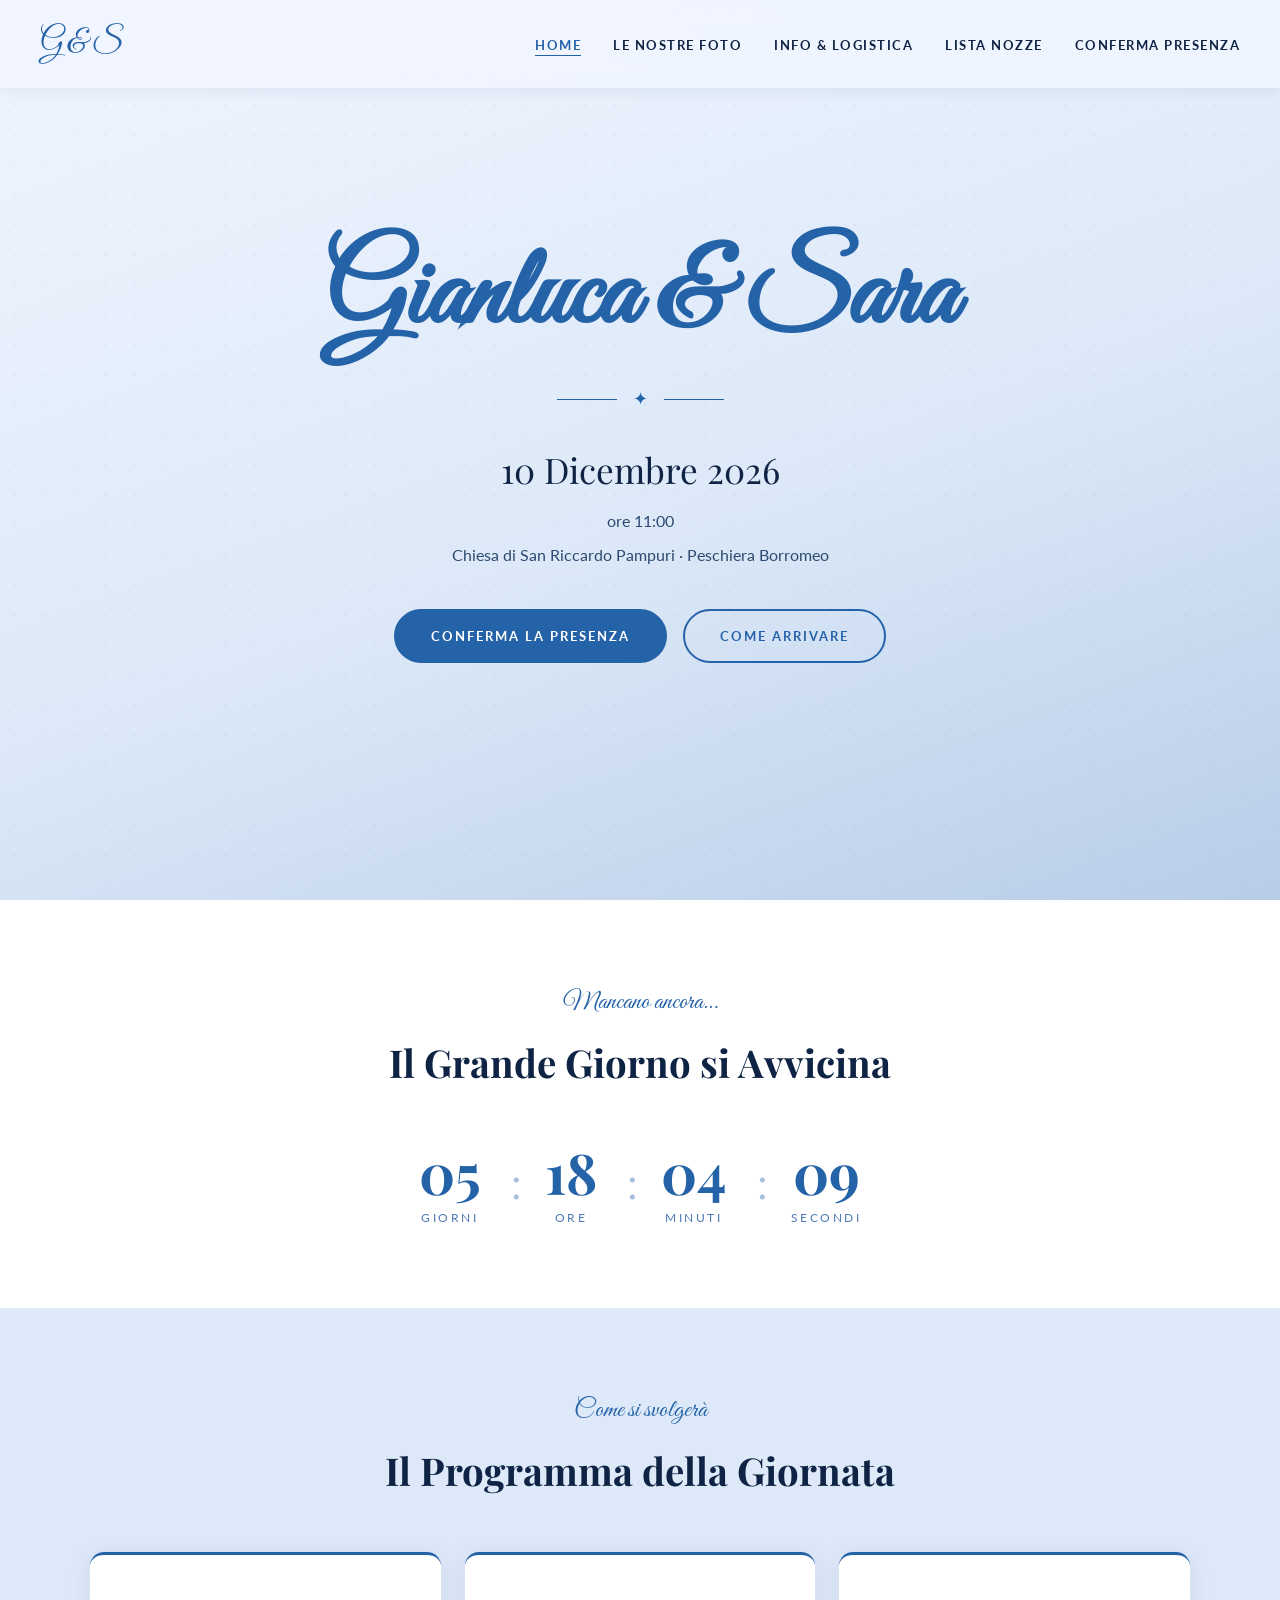
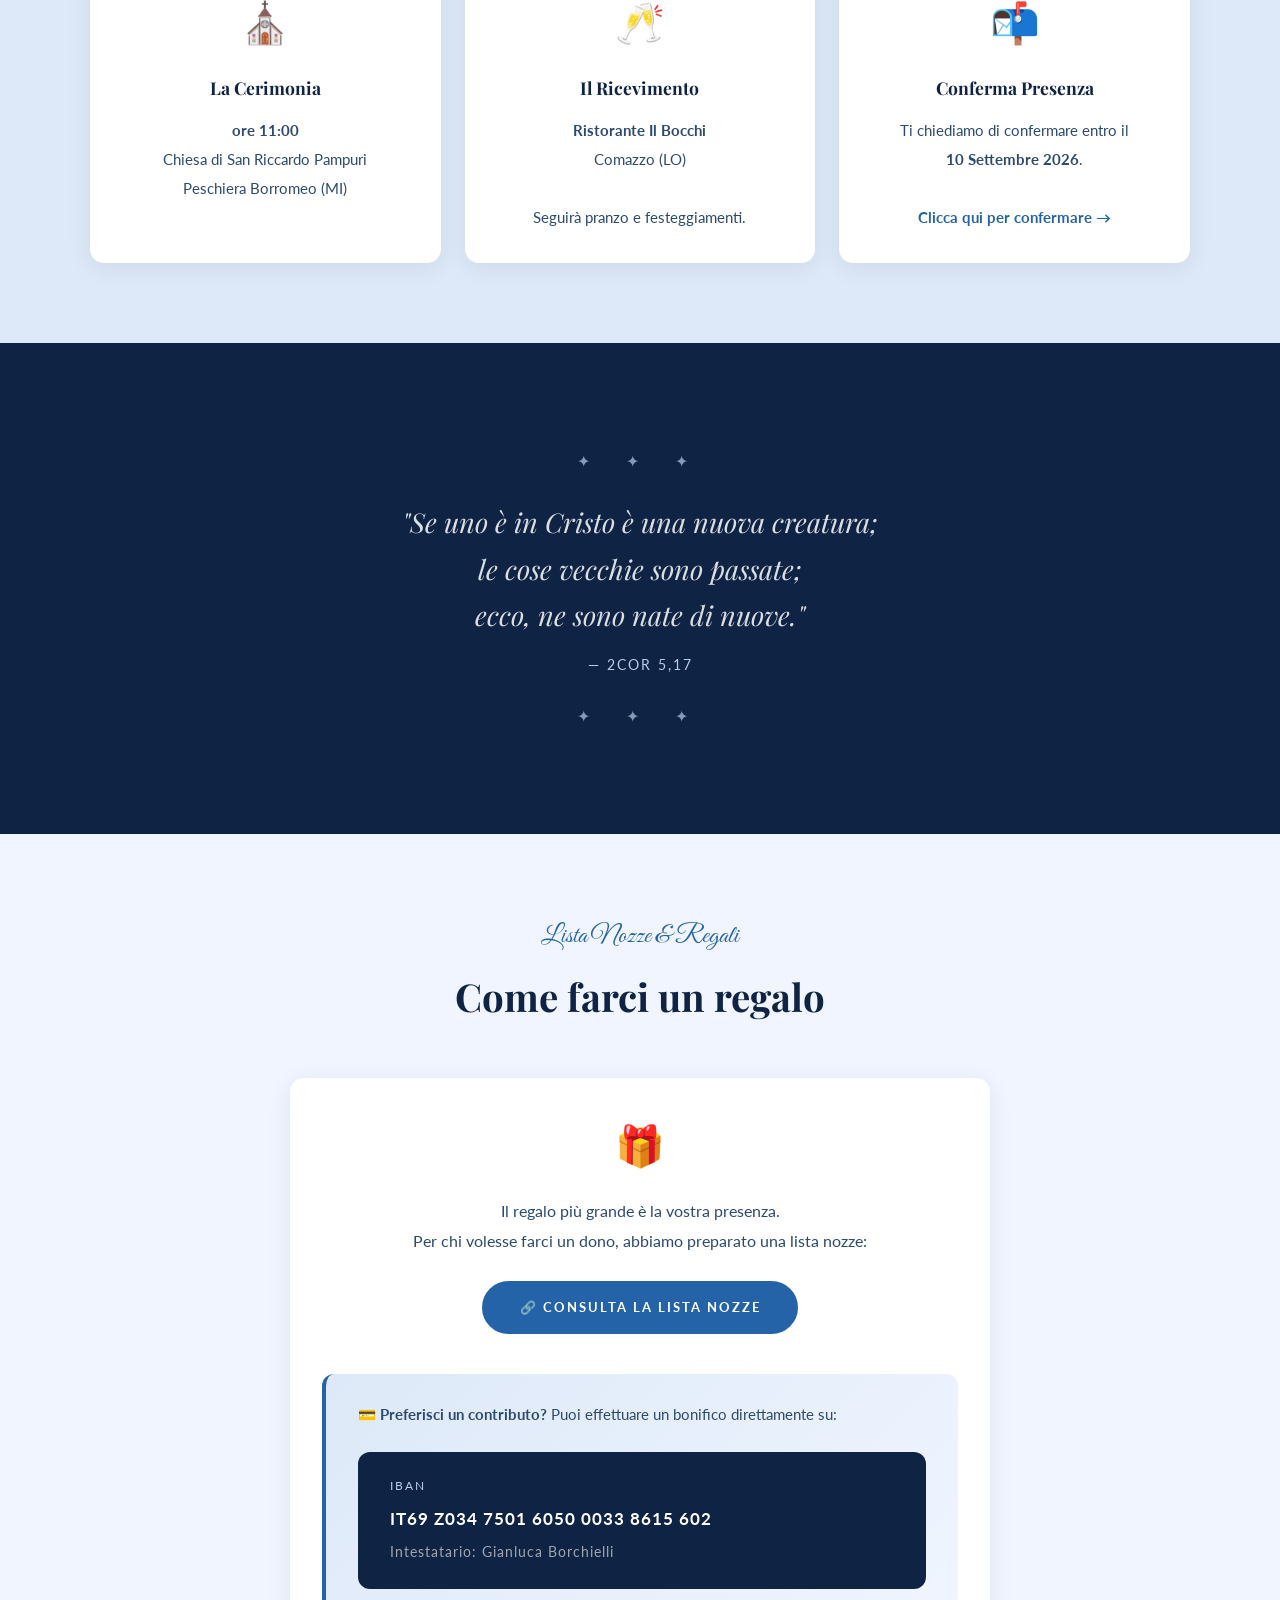
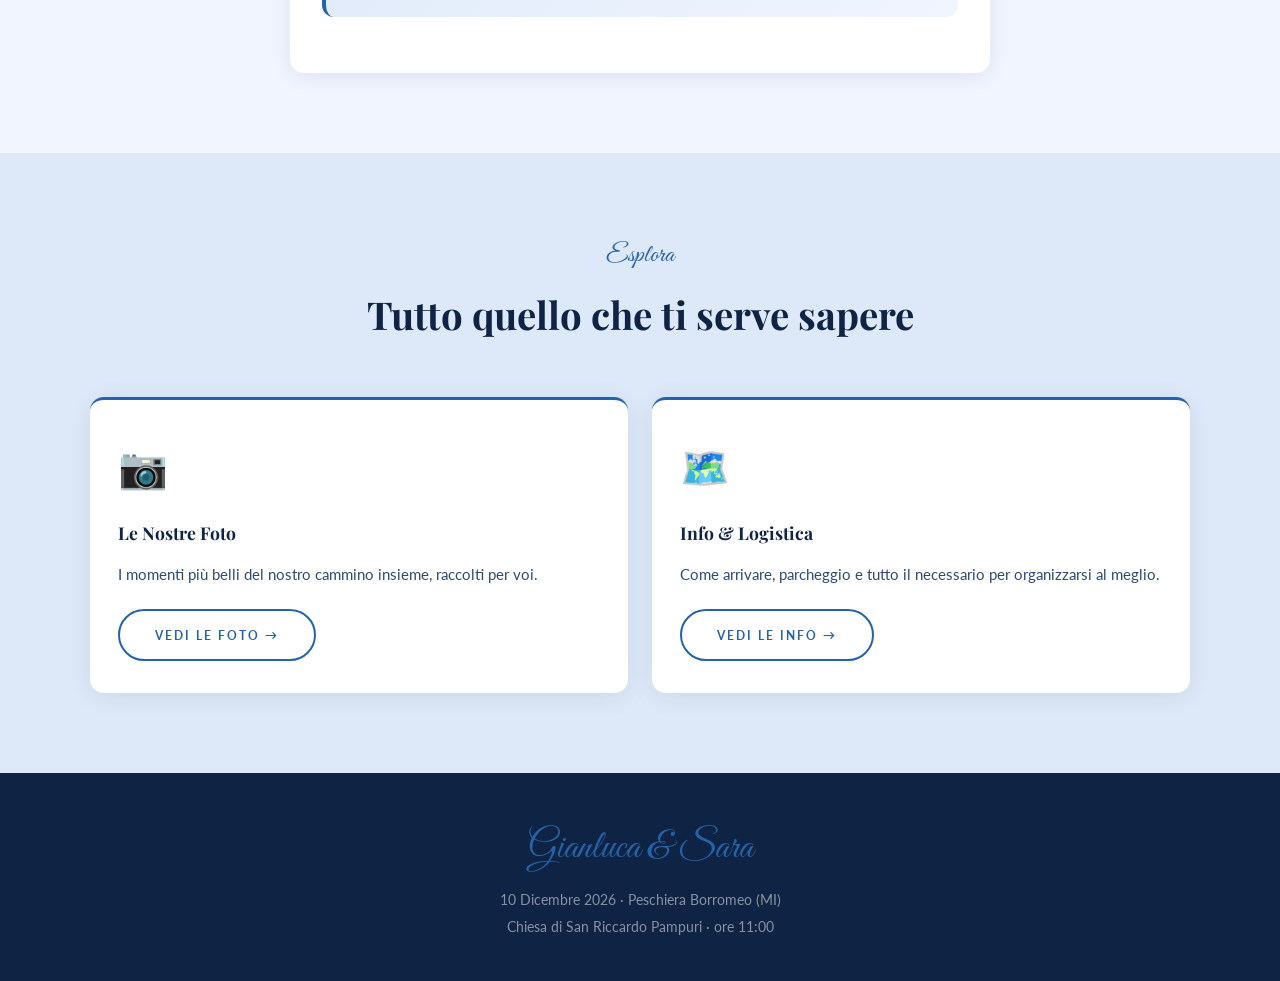
<file: index.html>
<!DOCTYPE html>
<html lang="it">
<head>
  <meta charset="UTF-8">
  <meta name="viewport" content="width=device-width, initial-scale=1.0">
  <title>Matrimonio Gianluca & Sara — 10 Dicembre 2026</title>
  <meta name="description" content="Vi invitiamo al nostro matrimonio il 10 Dicembre 2026 presso la Chiesa di San Riccardo Pampuri, Peschiera Borromeo.">
  <meta property="og:title" content="Matrimonio Gianluca & Sara — 10 Dicembre 2026">
  <meta property="og:description" content="Vi invitiamo al nostro matrimonio il 10 Dicembre 2026 presso la Chiesa di San Riccardo Pampuri, Peschiera Borromeo.">
  <meta property="og:image" content="https://gborchielli95.github.io/matrimonio/og-image.png">
  <meta property="og:url" content="https://gborchielli95.github.io/matrimonio/">
  <meta property="og:type" content="website">
  <meta name="twitter:card" content="summary_large_image">
  <link rel="stylesheet" href="style.css">
  <link rel="icon" href="data:image/svg+xml,<svg xmlns='http://www.w3.org/2000/svg' viewBox='0 0 100 100'><text y='.9em' font-size='90'>💍</text></svg>">
</head>
<body>

  <nav>
    <a href="index.html" class="nav-brand">G & S</a>
    <ul class="nav-links" id="navLinks">
      <li><a href="index.html" class="active">Home</a></li>
      <li><a href="storia.html">Le Nostre Foto</a></li>
      <li><a href="info.html">Info & Logistica</a></li>
      <li><a href="lista-nozze.html">Lista Nozze</a></li>
      <li><a href="rsvp.html">Conferma Presenza</a></li>
    </ul>
    <button class="hamburger" id="hamburger" onclick="toggleMenu()" aria-label="Menu" aria-expanded="false">
      <span></span><span></span><span></span>
    </button>
  </nav>

  <!-- HERO -->
  <section class="hero">
    <div class="hero-content">
      <h1 class="hero-names">Gianluca &amp; Sara</h1>

      <div class="divider">
        <div class="divider-line"></div>
        <span class="divider-icon">✦</span>
        <div class="divider-line"></div>
      </div>

      <p class="hero-date">10 Dicembre 2026</p>
      <p class="hero-detail">ore 11:00</p>
      <p class="hero-detail">Chiesa di San Riccardo Pampuri · Peschiera Borromeo</p>

      <div class="hero-cta">
        <a href="rsvp.html" class="btn">Conferma la Presenza</a>
        <a href="info.html" class="btn btn-outline">Come Arrivare</a>
      </div>
    </div>
  </section>

  <!-- COUNTDOWN -->
  <section class="countdown-section">
    <div class="container">
      <div class="section-title">
        <span class="script">Mancano ancora…</span>
        <h2>Il Grande Giorno si Avvicina</h2>
      </div>
      <div class="countdown-grid" id="countdown-grid">
        <div class="countdown-item">
          <div class="countdown-number" id="days">—</div>
          <div class="countdown-label">Giorni</div>
        </div>
        <div class="countdown-item">
          <div class="countdown-number" id="hours">—</div>
          <div class="countdown-label">Ore</div>
        </div>
        <div class="countdown-item">
          <div class="countdown-number" id="minutes">—</div>
          <div class="countdown-label">Minuti</div>
        </div>
        <div class="countdown-item">
          <div class="countdown-number" id="seconds">—</div>
          <div class="countdown-label">Secondi</div>
        </div>
      </div>
    </div>
  </section>

  <!-- IL PROGRAMMA -->
  <section class="section section-alt">
    <div class="container">
      <div class="section-title fade-up">
        <span class="script">Come si svolgerà</span>
        <h2>Il Programma della Giornata</h2>
      </div>
      <div class="info-grid">
        <div class="info-card fade-up">
          <div class="icon">⛪</div>
          <h3>La Cerimonia</h3>
          <p>
            <strong>ore 11:00</strong><br>
            Chiesa di San Riccardo Pampuri<br>
            Peschiera Borromeo (MI)
          </p>
        </div>
        <div class="info-card fade-up">
          <div class="icon">🥂</div>
          <h3>Il Ricevimento</h3>
          <p>
            <strong>Ristorante Il Bocchi</strong><br>
            Comazzo (LO)<br><br>
            Seguirà pranzo e festeggiamenti.
          </p>
        </div>
        <div class="info-card fade-up">
          <div class="icon">📬</div>
          <h3>Conferma Presenza</h3>
          <p>
            Ti chiediamo di confermare entro il<br>
            <strong>10 Settembre 2026</strong>.<br><br>
            <a href="rsvp.html">Clicca qui per confermare →</a>
          </p>
        </div>
      </div>
    </div>
  </section>

  <!-- VERSETTO BIBLICO -->
  <section class="quote-section">
    <div class="container">
      <div class="ornament">✦ ✦ ✦</div>
      <p class="quote-text">
        "Se uno è in Cristo è una nuova creatura;<br>
        le cose vecchie sono passate;<br>
        ecco, ne sono nate di nuove."
      </p>
      <p class="quote-author">— 2Cor 5,17</p>
      <div class="ornament">✦ ✦ ✦</div>
    </div>
  </section>

  <!-- LISTA NOZZE & REGALI -->
  <section class="section">
    <div class="container-sm">
      <div class="section-title fade-up">
        <span class="script">Lista Nozze &amp; Regali</span>
        <h2>Come farci un regalo</h2>
      </div>

      <div class="card fade-up" style="text-align:center;">
        <div style="font-size:2.5rem; margin-bottom:1rem;">🎁</div>
        <p style="color:var(--text); max-width:480px; margin:0 auto 1.5rem; line-height:1.9;">
          Il regalo più grande è la vostra presenza.<br>
          Per chi volesse farci un dono, abbiamo preparato una lista nozze:
        </p>

        <a href="lista-nozze.html" class="btn" style="margin-bottom:1.5rem;">
          🔗 Consulta la Lista Nozze
        </a>

        <div class="highlight-box" style="text-align:left; margin-top:1rem;">
          <p style="color:var(--text); font-size:0.92rem; margin-bottom:0.75rem;">
            💳 <strong>Preferisci un contributo?</strong> Puoi effettuare un bonifico direttamente su:
          </p>
          <div class="iban-box">
            <div class="iban-label">IBAN</div>
            <div class="iban-code">IT69 Z034 7501 6050 0033 8615 602</div>
            <div class="iban-intestatario">Intestatario: Gianluca Borchielli</div>
          </div>
        </div>
      </div>
    </div>
  </section>

  <!-- LINK RAPIDI -->
  <section class="section section-alt">
    <div class="container">
      <div class="section-title fade-up">
        <span class="script">Esplora</span>
        <h2>Tutto quello che ti serve sapere</h2>
      </div>
      <div class="info-grid">
        <div class="info-card fade-up" style="text-align:left;">
          <div class="icon">📷</div>
          <h3>Le Nostre Foto</h3>
          <p style="margin-bottom:1.25rem;">I momenti più belli del nostro cammino insieme, raccolti per voi.</p>
          <a href="storia.html" class="btn btn-outline" style="font-size:0.75rem;">Vedi le foto →</a>
        </div>
        <div class="info-card fade-up" style="text-align:left;">
          <div class="icon">🗺️</div>
          <h3>Info &amp; Logistica</h3>
          <p style="margin-bottom:1.25rem;">Come arrivare, parcheggio e tutto il necessario per organizzarsi al meglio.</p>
          <a href="info.html" class="btn btn-outline" style="font-size:0.75rem;">Vedi le info →</a>
        </div>

      </div>
    </div>
  </section>

  <footer>
    <span class="script">Gianluca &amp; Sara</span>
    <p>10 Dicembre 2026 · Peschiera Borromeo (MI)</p>
    <p>Chiesa di San Riccardo Pampuri · ore 11:00</p>
  </footer>

  <script src="script.js"></script>
</body>
</html>
</file>
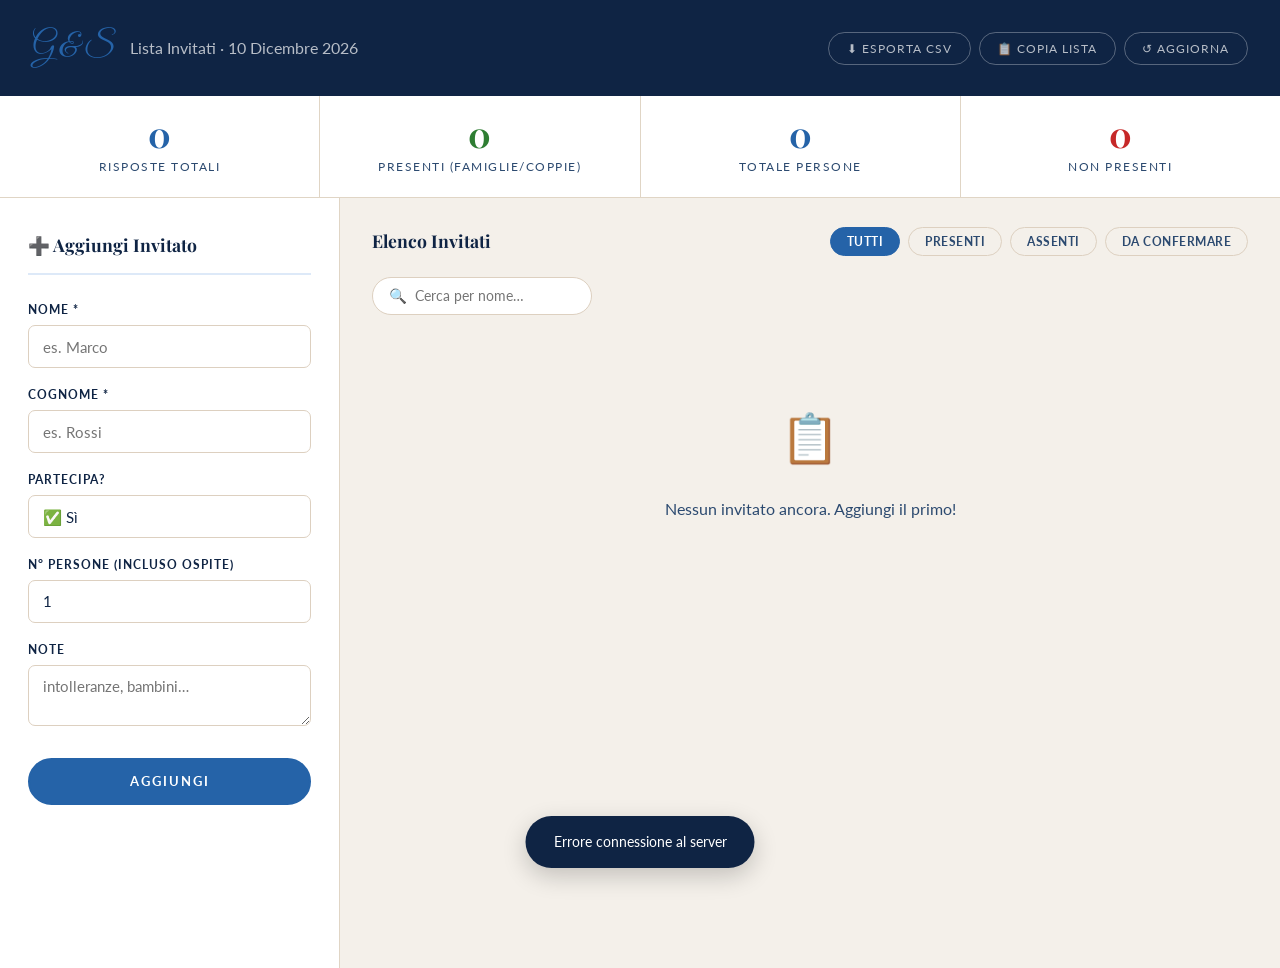
<file: admin.html>
<!DOCTYPE html>
<html lang="it">
<head>
  <meta charset="UTF-8">
  <meta name="viewport" content="width=device-width, initial-scale=1.0">
  <title>Lista Invitati — Admin</title>
  <link rel="stylesheet" href="style.css">
  <link rel="icon" href="data:image/svg+xml,<svg xmlns='http://www.w3.org/2000/svg' viewBox='0 0 100 100'><text y='.9em' font-size='90'>📋</text></svg>">
  <style>
    /* ── ADMIN-SPECIFIC ── */
    body { padding-top: 0; }

    /* ADMIN LAYOUT */
    .admin-wrap { display: block; min-height: 100vh; background: #F4F0EA; }

    .admin-header {
      background: var(--dark);
      color: var(--white);
      padding: 1.25rem 2rem;
      display: flex;
      align-items: center;
      justify-content: space-between;
      gap: 1rem;
      flex-wrap: wrap;
    }

    .admin-header-left { display: flex; align-items: center; gap: 1rem; }
    .admin-header .script { font-size: 2rem; color: var(--gold); }
    .admin-header h1 { font-size: 1rem; font-weight: 400; color: rgba(255,255,255,0.7); font-family: 'Lato',sans-serif; }

    .btn-sm {
      padding: 0.5rem 1.1rem;
      font-size: 0.75rem;
      border-radius: 50px;
      background: transparent;
      border: 1.5px solid rgba(255,255,255,0.3);
      color: rgba(255,255,255,0.7);
      cursor: pointer;
      font-family: 'Lato', sans-serif;
      letter-spacing: 1px;
      text-transform: uppercase;
      transition: all 0.2s ease;
    }

    .btn-sm:hover { border-color: var(--gold); color: var(--gold); }
    .btn-sm.danger:hover { border-color: #ef9a9a; color: #ef9a9a; }

    /* STATS BAR */
    .stats-bar {
      display: grid;
      grid-template-columns: repeat(auto-fit, minmax(140px, 1fr));
      gap: 1px;
      background: #E0D5C5;
      border-bottom: 1px solid #E0D5C5;
    }

    .stat-box {
      background: var(--white);
      padding: 1.25rem 1.5rem;
      text-align: center;
    }

    .stat-num {
      font-family: 'Playfair Display', serif;
      font-size: 2.2rem;
      font-weight: 700;
      color: var(--gold);
      line-height: 1;
    }

    .stat-label {
      font-size: 0.75rem;
      color: var(--text);
      letter-spacing: 1.5px;
      text-transform: uppercase;
      margin-top: 0.3rem;
    }

    /* MAIN CONTENT */
    .admin-body {
      display: grid;
      grid-template-columns: 340px 1fr;
      gap: 0;
      min-height: calc(100vh - 130px);
    }

    /* ADD FORM SIDEBAR */
    .add-panel {
      background: var(--white);
      padding: 2rem 1.75rem;
      border-right: 1px solid #E0D5C5;
      overflow-y: auto;
    }

    .add-panel h2 {
      font-size: 1.1rem;
      color: var(--dark);
      margin-bottom: 1.5rem;
      padding-bottom: 0.75rem;
      border-bottom: 2px solid var(--blush);
    }

    .add-panel .form-group { margin-bottom: 1rem; }

    .add-panel label {
      display: block;
      font-size: 0.75rem;
      font-weight: 700;
      letter-spacing: 1px;
      text-transform: uppercase;
      color: var(--dark);
      margin-bottom: 0.35rem;
    }

    .add-panel input,
    .add-panel select,
    .add-panel textarea {
      width: 100%;
      padding: 0.7rem 0.9rem;
      border: 1.5px solid #DDD0C0;
      border-radius: 7px;
      font-family: 'Lato', sans-serif;
      font-size: 0.95rem;
      color: var(--dark);
      outline: none;
      transition: all 0.2s ease;
    }

    .add-panel input:focus,
    .add-panel select:focus,
    .add-panel textarea:focus {
      border-color: var(--gold);
      box-shadow: 0 0 0 3px rgba(201,168,108,0.12);
    }

    .add-panel .btn { width: 100%; justify-content: center; margin-top: 0.5rem; }

    /* GUEST LIST */
    .list-panel {
      padding: 1.75rem 2rem;
      overflow-y: auto;
    }

    .list-toolbar {
      display: flex;
      align-items: center;
      justify-content: space-between;
      gap: 1rem;
      margin-bottom: 1.25rem;
      flex-wrap: wrap;
    }

    .list-toolbar h2 { font-size: 1.1rem; color: var(--dark); }

    .search-input {
      padding: 0.6rem 1rem;
      border: 1.5px solid #DDD0C0;
      border-radius: 50px;
      font-family: 'Lato', sans-serif;
      font-size: 0.9rem;
      color: var(--dark);
      outline: none;
      width: 220px;
      transition: all 0.2s ease;
    }

    .search-input:focus { border-color: var(--gold); }

    .toolbar-right { display: flex; gap: 0.5rem; align-items: center; }

    /* TABLE */
    .guest-table {
      width: 100%;
      border-collapse: collapse;
      background: var(--white);
      border-radius: 12px;
      overflow: hidden;
      box-shadow: var(--shadow);
    }

    .guest-table thead {
      background: var(--dark);
      color: var(--white);
    }

    .guest-table th {
      padding: 0.9rem 1rem;
      text-align: left;
      font-size: 0.72rem;
      font-weight: 700;
      letter-spacing: 1.5px;
      text-transform: uppercase;
      white-space: nowrap;
      cursor: pointer;
      -webkit-user-select: none;
      user-select: none;
    }

    .guest-table th:hover { color: var(--gold); }
    .guest-table th.sorted { color: var(--gold); }

    .guest-table td {
      padding: 0.85rem 1rem;
      border-bottom: 1px solid #F0E8DC;
      font-size: 0.93rem;
      color: var(--dark);
      vertical-align: middle;
    }

    .guest-table tr:last-child td { border-bottom: none; }
    .guest-table tbody tr:hover { background: #FDF8F2; }

    .badge {
      display: inline-block;
      padding: 0.2rem 0.7rem;
      border-radius: 50px;
      font-size: 0.75rem;
      font-weight: 700;
      letter-spacing: 0.5px;
    }

    .badge-si { background: #e8f5e9; color: #2e7d32; }
    .badge-no { background: #fce4ec; color: #c62828; }

    .del-btn {
      background: none;
      border: 1.5px solid #DDD0C0;
      border-radius: 6px;
      padding: 0.3rem 0.6rem;
      cursor: pointer;
      font-size: 0.9rem;
      color: var(--text);
      transition: all 0.2s ease;
      line-height: 1;
    }

    .del-btn:hover { border-color: #ef9a9a; color: #c62828; background: #fce4ec; }

    .edit-btn {
      background: none;
      border: 1.5px solid #DDD0C0;
      border-radius: 6px;
      padding: 0.3rem 0.6rem;
      cursor: pointer;
      font-size: 0.9rem;
      color: var(--text);
      transition: all 0.2s ease;
      line-height: 1;
      margin-right: 4px;
    }

    .edit-btn:hover { border-color: var(--gold); color: var(--gold); }

    .empty-state {
      text-align: center;
      padding: 4rem 2rem;
      color: var(--text);
    }

    .empty-state .icon { font-size: 3rem; margin-bottom: 1rem; }
    .empty-state p { font-size: 1rem; }

    /* TOAST */
    .toast {
      position: fixed;
      bottom: 2rem;
      left: 50%;
      transform: translateX(-50%) translateY(100px);
      background: var(--dark);
      color: var(--white);
      padding: 0.85rem 1.75rem;
      border-radius: 50px;
      font-size: 0.9rem;
      box-shadow: 0 8px 24px rgba(0,0,0,0.2);
      transition: transform 0.3s ease;
      z-index: 9999;
      white-space: nowrap;
    }

    .toast.show { transform: translateX(-50%) translateY(0); }

    /* FILTER TABS */
    .filter-tabs { display: flex; gap: 0.5rem; }

    .filter-tab {
      padding: 0.4rem 1rem;
      border-radius: 50px;
      font-size: 0.78rem;
      font-weight: 700;
      letter-spacing: 0.5px;
      text-transform: uppercase;
      cursor: pointer;
      border: 1.5px solid #DDD0C0;
      background: transparent;
      color: var(--text);
      font-family: 'Lato', sans-serif;
      transition: all 0.2s ease;
    }

    .filter-tab.active, .filter-tab:hover {
      background: var(--gold);
      border-color: var(--gold);
      color: var(--white);
    }

    @media (max-width: 900px) {
      .admin-body { grid-template-columns: 1fr; }
      .add-panel { border-right: none; border-bottom: 1px solid #E0D5C5; }
    }

    @media (max-width: 600px) {
      .list-panel { padding: 1.25rem; }
      .search-input { width: 100%; }
      .list-toolbar { flex-direction: column; align-items: flex-start; }
      .guest-table { font-size: 0.85rem; }
      .guest-table th, .guest-table td { padding: 0.65rem 0.6rem; }
    }
  </style>
</head>
<body>

  <!-- ── ADMIN ── -->
  <div class="admin-wrap" id="adminView">

    <!-- HEADER -->
    <div class="admin-header">
      <div class="admin-header-left">
        <span class="script">G &amp; S</span>
        <h1>Lista Invitati · 10 Dicembre 2026</h1>
      </div>
      <div style="display:flex; gap:0.5rem; flex-wrap:wrap;">
        <button class="btn-sm" onclick="exportCSV()">⬇ Esporta CSV</button>
        <button class="btn-sm" onclick="exportText()">📋 Copia Lista</button>
        <button class="btn-sm" onclick="loadGuests()">↺ Aggiorna</button>
      </div>
    </div>

    <!-- STATS -->
    <div class="stats-bar">
      <div class="stat-box">
        <div class="stat-num" id="statTotale">0</div>
        <div class="stat-label">Risposte totali</div>
      </div>
      <div class="stat-box">
        <div class="stat-num" id="statPresenti" style="color:#2e7d32;">0</div>
        <div class="stat-label">Presenti (famiglie/coppie)</div>
      </div>
      <div class="stat-box">
        <div class="stat-num" id="statPersone">0</div>
        <div class="stat-label">Totale persone</div>
      </div>
      <div class="stat-box">
        <div class="stat-num" id="statAssenti" style="color:#c62828;">0</div>
        <div class="stat-label">Non presenti</div>
      </div>
    </div>

    <!-- BODY -->
    <div class="admin-body">

      <!-- ADD PANEL -->
      <div class="add-panel">
        <h2>➕ Aggiungi Invitato</h2>
        <form id="addForm">
          <div class="form-group">
            <label for="addNome">Nome *</label>
            <input type="text" id="addNome" placeholder="es. Marco" required>
          </div>
          <div class="form-group">
            <label for="addCognome">Cognome *</label>
            <input type="text" id="addCognome" placeholder="es. Rossi" required>
          </div>
          <div class="form-group">
            <label for="addPartecipa">Partecipa?</label>
            <select id="addPartecipa">
              <option value="si">✅ Sì</option>
              <option value="no">❌ No</option>
              <option value="da_confermare">⏳ Da confermare</option>
            </select>
          </div>
          <div class="form-group" id="numGroup">
            <label for="addNumero">N° persone (incluso ospite)</label>
            <input type="number" id="addNumero" min="1" max="20" value="1">
          </div>
          <div class="form-group">
            <label for="addNote">Note</label>
            <textarea id="addNote" rows="2" placeholder="intolleranze, bambini…"></textarea>
          </div>
          <button type="submit" class="btn">Aggiungi</button>
        </form>
      </div>

      <!-- LIST PANEL -->
      <div class="list-panel">
        <div class="list-toolbar">
          <div>
            <h2>Elenco Invitati</h2>
          </div>
          <div class="toolbar-right">
            <div class="filter-tabs">
              <button class="filter-tab active" onclick="setFilter('tutti', this)">Tutti</button>
              <button class="filter-tab" onclick="setFilter('si', this)">Presenti</button>
              <button class="filter-tab" onclick="setFilter('no', this)">Assenti</button>
              <button class="filter-tab" onclick="setFilter('da_confermare', this)">Da confermare</button>
            </div>
          </div>
        </div>
        <div style="margin-bottom:1rem;">
          <input type="text" class="search-input" id="searchInput" placeholder="🔍  Cerca per nome…" oninput="renderGuests()">
        </div>
        <div id="guestListContainer"></div>
      </div>

    </div>
  </div>

  <!-- MODAL NOTE -->
  <div id="noteModal" style="display:none; position:fixed; inset:0; background:rgba(15,36,68,0.55); backdrop-filter:blur(4px); z-index:2000; align-items:center; justify-content:center; padding:1.5rem;">
    <div style="background:var(--white); border-radius:14px; box-shadow:0 8px 40px rgba(15,36,68,0.18); padding:2rem; max-width:420px; width:100%;">
      <h3 style="font-family:'Playfair Display',serif; font-size:1.2rem; color:var(--dark); margin-bottom:0.35rem;">Modifica Note</h3>
      <p id="noteModalName" style="color:var(--text); font-size:0.9rem; margin-bottom:1rem; font-weight:700;"></p>
      <textarea id="noteModalText" rows="4" style="width:100%; padding:0.7rem 0.9rem; border:1.5px solid #DDD0C0; border-radius:7px; font-family:'Lato',sans-serif; font-size:0.95rem; color:var(--dark); outline:none; resize:vertical; transition:all 0.2s;" onfocus="this.style.borderColor='var(--gold)'" onblur="this.style.borderColor='#DDD0C0'" placeholder="es. vegetariano, allergia alle noci…"></textarea>
      <div style="display:flex; gap:0.75rem; justify-content:flex-end; margin-top:1rem; flex-wrap:wrap;">
        <button class="btn-sm" onclick="closeNoteModal()" style="color:var(--text);">Annulla</button>
        <button class="btn" id="noteSaveBtn" onclick="saveNote()">Salva</button>
      </div>
    </div>
  </div>

  <!-- TOAST -->
  <div class="toast" id="toast"></div>

  <script>
    /* ── CONFIG ── */
    const API_URL = 'https://script.google.com/macros/s/AKfycbzi_mvRk6nuwidrkZqiPf2wqMt8HRcCQtXoM9bAfpN5omiIvTGUdQA0KSW1gNI4pJqq/exec';

    let currentFilter = 'tutti';
    let sortField     = 'cognome';
    let sortDir       = 1;
    let cachedGuests  = [];

    loadGuests();

    /* ── API ── */
    async function api(params) {
      const url = new URL(API_URL);
      Object.entries(params).forEach(([k, v]) => url.searchParams.set(k, v));
      const res = await fetch(url.toString());
      return res.json();
    }

    async function loadGuests() {
      document.getElementById('guestListContainer').innerHTML =
        '<div class="empty-state"><div class="icon">⏳</div><p>Caricamento…</p></div>';
      try {
        cachedGuests = await api({ action: 'list' });
      } catch(err) {
        showToast('Errore connessione al server');
        cachedGuests = [];
      }
      renderGuests();
    }

    /* ── ADD FORM ── */
    document.getElementById('addPartecipa').addEventListener('change', function () {
      document.getElementById('numGroup').style.display = this.value === 'si' ? 'block' : 'none';
    });

    document.getElementById('addForm').addEventListener('submit', async e => {
      e.preventDefault();
      const partecipa = document.getElementById('addPartecipa').value;
      const btn = e.target.querySelector('button[type="submit"]');
      btn.disabled = true;
      btn.textContent = 'Salvataggio…';
      try {
        await api({
          action:   'add',
          nome:     document.getElementById('addNome').value.trim(),
          cognome:  document.getElementById('addCognome').value.trim(),
          partecipa,
          numero:   partecipa === 'si' ? (document.getElementById('addNumero').value || 1) : 0,
          note:     document.getElementById('addNote').value.trim()
        });
        await loadGuests();
        e.target.reset();
        document.getElementById('addNumero').value = 1;
        document.getElementById('numGroup').style.display = 'block';
        document.getElementById('addNome').focus();
        showToast('Invitato aggiunto ✓');
      } catch(err) {
        showToast('Errore connessione');
      } finally {
        btn.disabled = false;
        btn.textContent = 'Aggiungi';
      }
    });

    /* ── DELETE ── */
    async function deleteGuest(id) {
      if (!confirm('Rimuovere questo invitato?')) return;
      try {
        await api({ action: 'delete', id });
        await loadGuests();
        showToast('Invitato rimosso');
      } catch(err) {
        showToast('Errore connessione');
      }
    }

    /* ── TOGGLE PARTECIPA ── */
    async function cyclePartecipa(id) {
      const g = cachedGuests.find(g => String(g.id) === String(id));
      if (!g) return;
      const cycle = { si: 'no', no: 'da_confermare', da_confermare: 'si' };
      const newPartecipa = cycle[g.partecipa] || 'si';
      try {
        await api({ action: 'toggle', id, partecipa: newPartecipa });
        await loadGuests();
      } catch(err) {
        showToast('Errore connessione');
      }
    }

    /* ── DATE FORMAT ── */
    function formatDate(d) {
      if (!d) return '—';
      const date = new Date(d);
      if (isNaN(date.getTime())) return d;
      return `${String(date.getDate()).padStart(2,'0')}/${String(date.getMonth()+1).padStart(2,'0')}/${date.getFullYear()}`;
    }

    /* ── FILTER ── */
    function setFilter(f, el) {
      currentFilter = f;
      document.querySelectorAll('.filter-tab').forEach(t => t.classList.remove('active'));
      el.classList.add('active');
      renderGuests();
    }

    /* ── SORT ── */
    function sortBy(field) {
      if (sortField === field) sortDir *= -1;
      else { sortField = field; sortDir = 1; }
      document.querySelectorAll('.guest-table th').forEach(th => th.classList.remove('sorted'));
      const th = document.querySelector(`[data-sort="${field}"]`);
      if (th) th.classList.add('sorted');
      renderGuests();
    }

    /* ── RENDER ── */
    function renderGuests() {
      const all     = cachedGuests;
      const search  = (document.getElementById('searchInput')?.value || '').toLowerCase();
      const presenti = all.filter(g => g.partecipa === 'si');
      const assenti  = all.filter(g => g.partecipa === 'no');

      document.getElementById('statTotale').textContent   = all.length;
      document.getElementById('statPresenti').textContent = presenti.length;
      document.getElementById('statPersone').textContent  = presenti.reduce((s, g) => s + (Number(g.numero) || 0), 0);
      document.getElementById('statAssenti').textContent  = assenti.length;

      let list = all.filter(g => {
        const matchFilter = currentFilter === 'tutti' || g.partecipa === currentFilter;
        const matchSearch = !search ||
          (g.nome || '').toLowerCase().includes(search) ||
          (g.cognome || '').toLowerCase().includes(search);
        return matchFilter && matchSearch;
      });

      list.sort((a, b) => {
        let va = a[sortField] || '', vb = b[sortField] || '';
        if (typeof va === 'string') va = va.toLowerCase();
        if (typeof vb === 'string') vb = vb.toLowerCase();
        return va < vb ? -sortDir : va > vb ? sortDir : 0;
      });

      const container = document.getElementById('guestListContainer');

      if (list.length === 0) {
        container.innerHTML = `
          <div class="empty-state">
            <div class="icon">📋</div>
            <p>${all.length === 0 ? 'Nessun invitato ancora. Aggiungi il primo!' : 'Nessun risultato per questa ricerca.'}</p>
          </div>`;
        return;
      }

      const badgeMap = {
        si:            '<span class="badge badge-si">✅ Sì</span>',
        no:            '<span class="badge badge-no">❌ No</span>',
        da_confermare: '<span class="badge" style="background:#fff8e1;color:#b7791f;">⏳ Da conf.</span>'
      };

      const rows = list.map(g => `
        <tr>
          <td><strong>${(g.cognome || '').toUpperCase()}</strong></td>
          <td>${(g.nome || '').toUpperCase()}</td>
          <td>
            <button onclick="cyclePartecipa('${g.id}')" title="Clicca per cambiare stato" style="background:none;border:none;cursor:pointer;padding:0;">
              ${badgeMap[g.partecipa] || ''}
            </button>
          </td>
          <td style="text-align:center;">${g.partecipa === 'si' ? g.numero : '—'}</td>
          <td style="color:var(--text); font-size:0.85rem;">${g.note || '—'}</td>
          <td style="color:var(--text); font-size:0.82rem; white-space:nowrap;">${formatDate(g.aggiunto)}</td>
          <td style="white-space:nowrap;">
            <button class="edit-btn" onclick="openNoteModal('${g.id}')" title="Modifica note">✏️</button>
            <button class="del-btn" onclick="deleteGuest('${g.id}')" title="Elimina">🗑</button>
          </td>
        </tr>`).join('');

      container.innerHTML = `
        <table class="guest-table">
          <thead>
            <tr>
              <th data-sort="cognome" onclick="sortBy('cognome')">Cognome ↕</th>
              <th data-sort="nome" onclick="sortBy('nome')">Nome ↕</th>
              <th data-sort="partecipa" onclick="sortBy('partecipa')">Partecipa ↕</th>
              <th style="text-align:center;">Persone</th>
              <th>Note</th>
              <th data-sort="aggiunto" onclick="sortBy('aggiunto')">Aggiunto ↕</th>
              <th></th>
            </tr>
          </thead>
          <tbody>${rows}</tbody>
        </table>`;
    }

    /* ── EXPORT ── */
    function exportCSV() {
      if (!cachedGuests.length) { showToast('Nessun dato da esportare'); return; }
      const header = 'Cognome,Nome,Partecipa,N° Persone,Note,Aggiunto';
      const rows = cachedGuests.map(g =>
        `"${g.cognome}","${g.nome}","${g.partecipa}","${g.partecipa === 'si' ? g.numero : 0}","${(g.note||'').replace(/"/g,'""')}","${g.aggiunto}"`
      );
      const csv  = [header, ...rows].join('\n');
      const blob = new Blob(['﻿' + csv], { type: 'text/csv;charset=utf-8;' });
      const url  = URL.createObjectURL(blob);
      const a    = Object.assign(document.createElement('a'), { href: url, download: 'invitati_gs2026.csv' });
      a.click();
      URL.revokeObjectURL(url);
      showToast('CSV scaricato ✓');
    }

    function exportText() {
      const presenti = cachedGuests.filter(g => g.partecipa === 'si');
      if (!presenti.length) { showToast('Nessun invitato confermato'); return; }
      const totalPersone = presenti.reduce((s, g) => s + (Number(g.numero) || 0), 0);
      const lines = [
        `MATRIMONIO GIANLUCA & SARA — 10 Dicembre 2026`,
        `Lista invitati confermati (${new Date().toLocaleDateString('it-IT')})`,
        `─────────────────────────────────────────`,
        ...presenti.map((g, i) => `${i+1}. ${g.cognome} ${g.nome}${g.numero > 1 ? ` (+${Number(g.numero)-1})` : ''}${g.note ? ' — ' + g.note : ''}`),
        `─────────────────────────────────────────`,
        `Totale: ${presenti.length} risposte · ${totalPersone} persone`
      ].join('\n');
      navigator.clipboard.writeText(lines)
        .then(() => showToast('Lista copiata negli appunti ✓'))
        .catch(() => showToast('Errore copia — prova da browser diverso'));
    }

    /* ── NOTE MODAL ── */
    let editingGuestId = null;

    function openNoteModal(id) {
      const g = cachedGuests.find(g => String(g.id) === String(id));
      if (!g) return;
      editingGuestId = id;
      document.getElementById('noteModalName').textContent =
        `${(g.nome || '').toUpperCase()} ${(g.cognome || '').toUpperCase()}`;
      document.getElementById('noteModalText').value = g.note || '';
      document.getElementById('noteModal').style.display = 'flex';
      setTimeout(() => document.getElementById('noteModalText').focus(), 50);
    }

    function closeNoteModal() {
      document.getElementById('noteModal').style.display = 'none';
      editingGuestId = null;
    }

    async function saveNote() {
      const g = cachedGuests.find(g => String(g.id) === String(editingGuestId));
      if (!g) return;
      const btn = document.getElementById('noteSaveBtn');
      btn.disabled = true;
      btn.textContent = 'Salvataggio…';
      try {
        await api({
          action: 'update',
          nome: g.nome, cognome: g.cognome,
          partecipa: g.partecipa, numero: g.numero,
          note: document.getElementById('noteModalText').value.trim()
        });
        await loadGuests();
        closeNoteModal();
        showToast('Note aggiornate ✓');
      } catch(err) {
        showToast('Errore connessione');
      } finally {
        btn.disabled = false;
        btn.textContent = 'Salva';
      }
    }

    /* ── TOAST ── */
    let toastTimer;
    function showToast(msg) {
      const t = document.getElementById('toast');
      t.textContent = msg;
      t.classList.add('show');
      clearTimeout(toastTimer);
      toastTimer = setTimeout(() => t.classList.remove('show'), 2500);
    }
  </script>

</body>
</html>
</file>
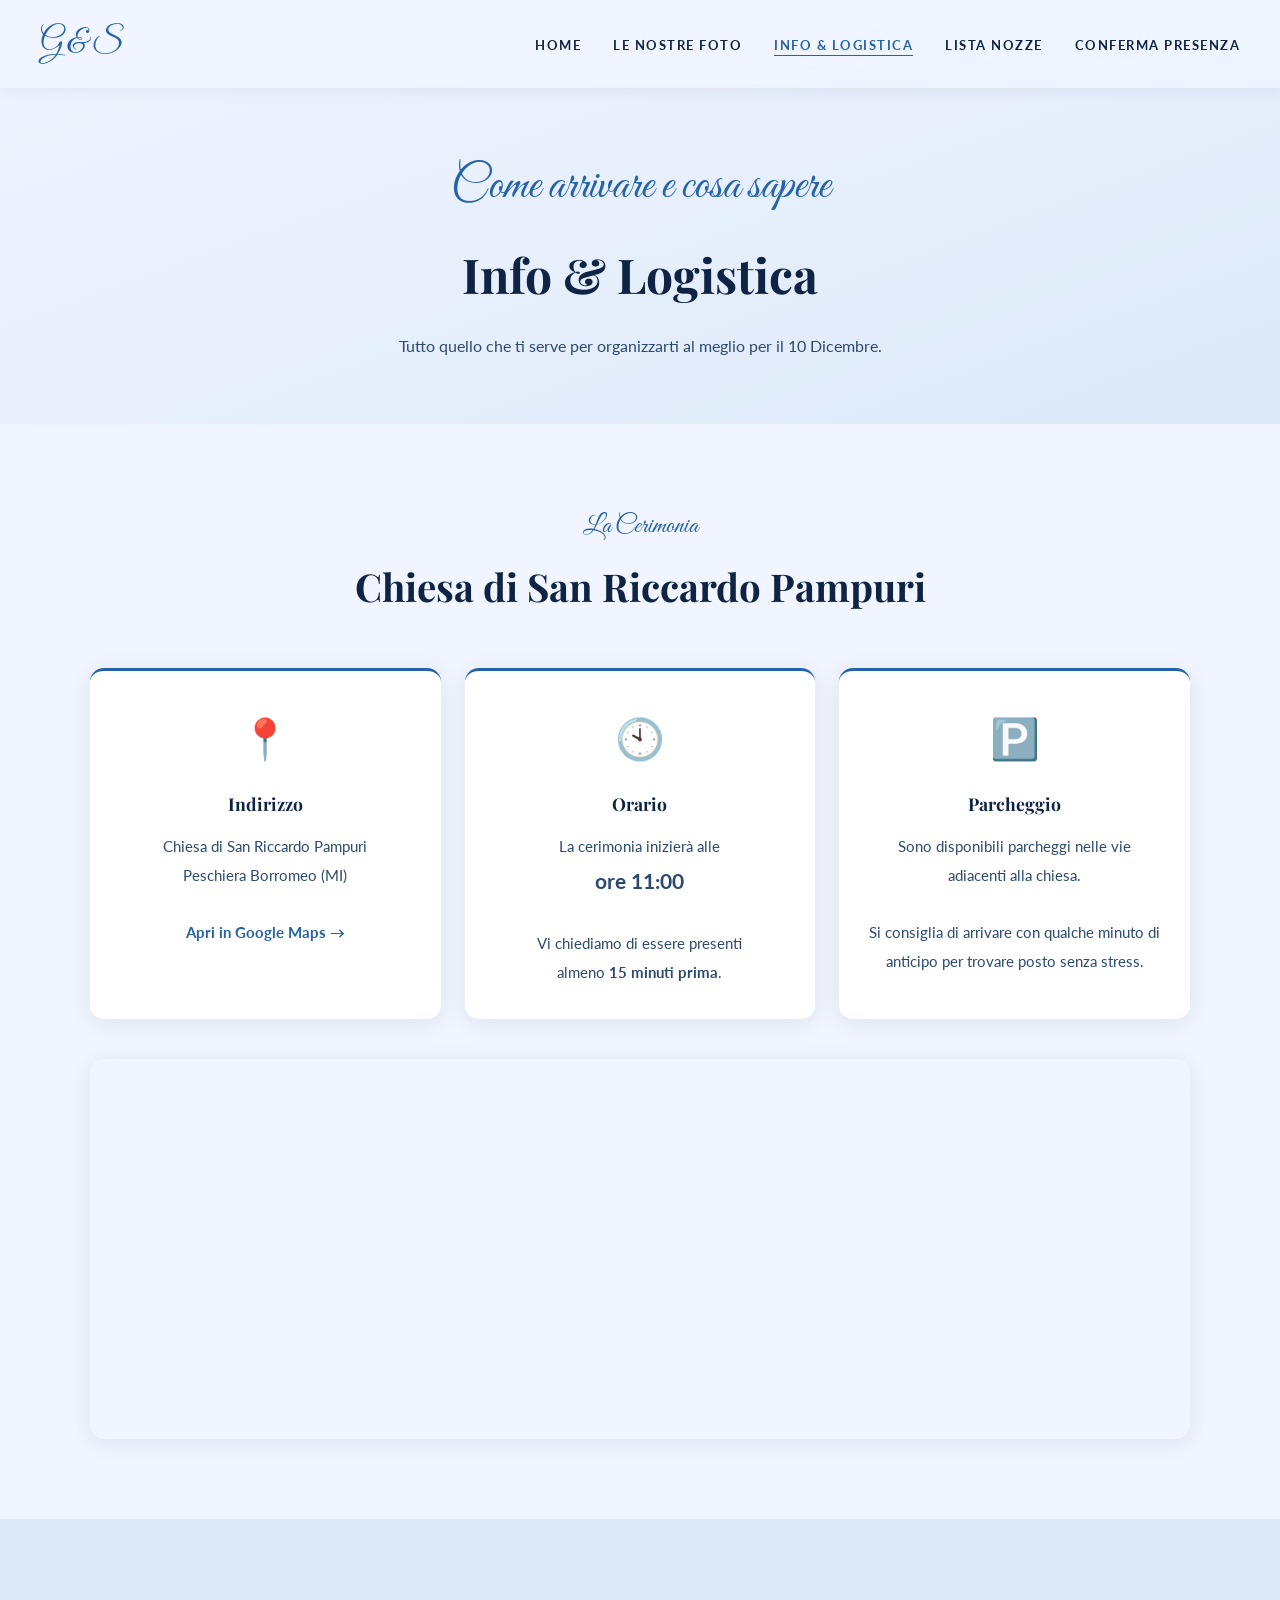
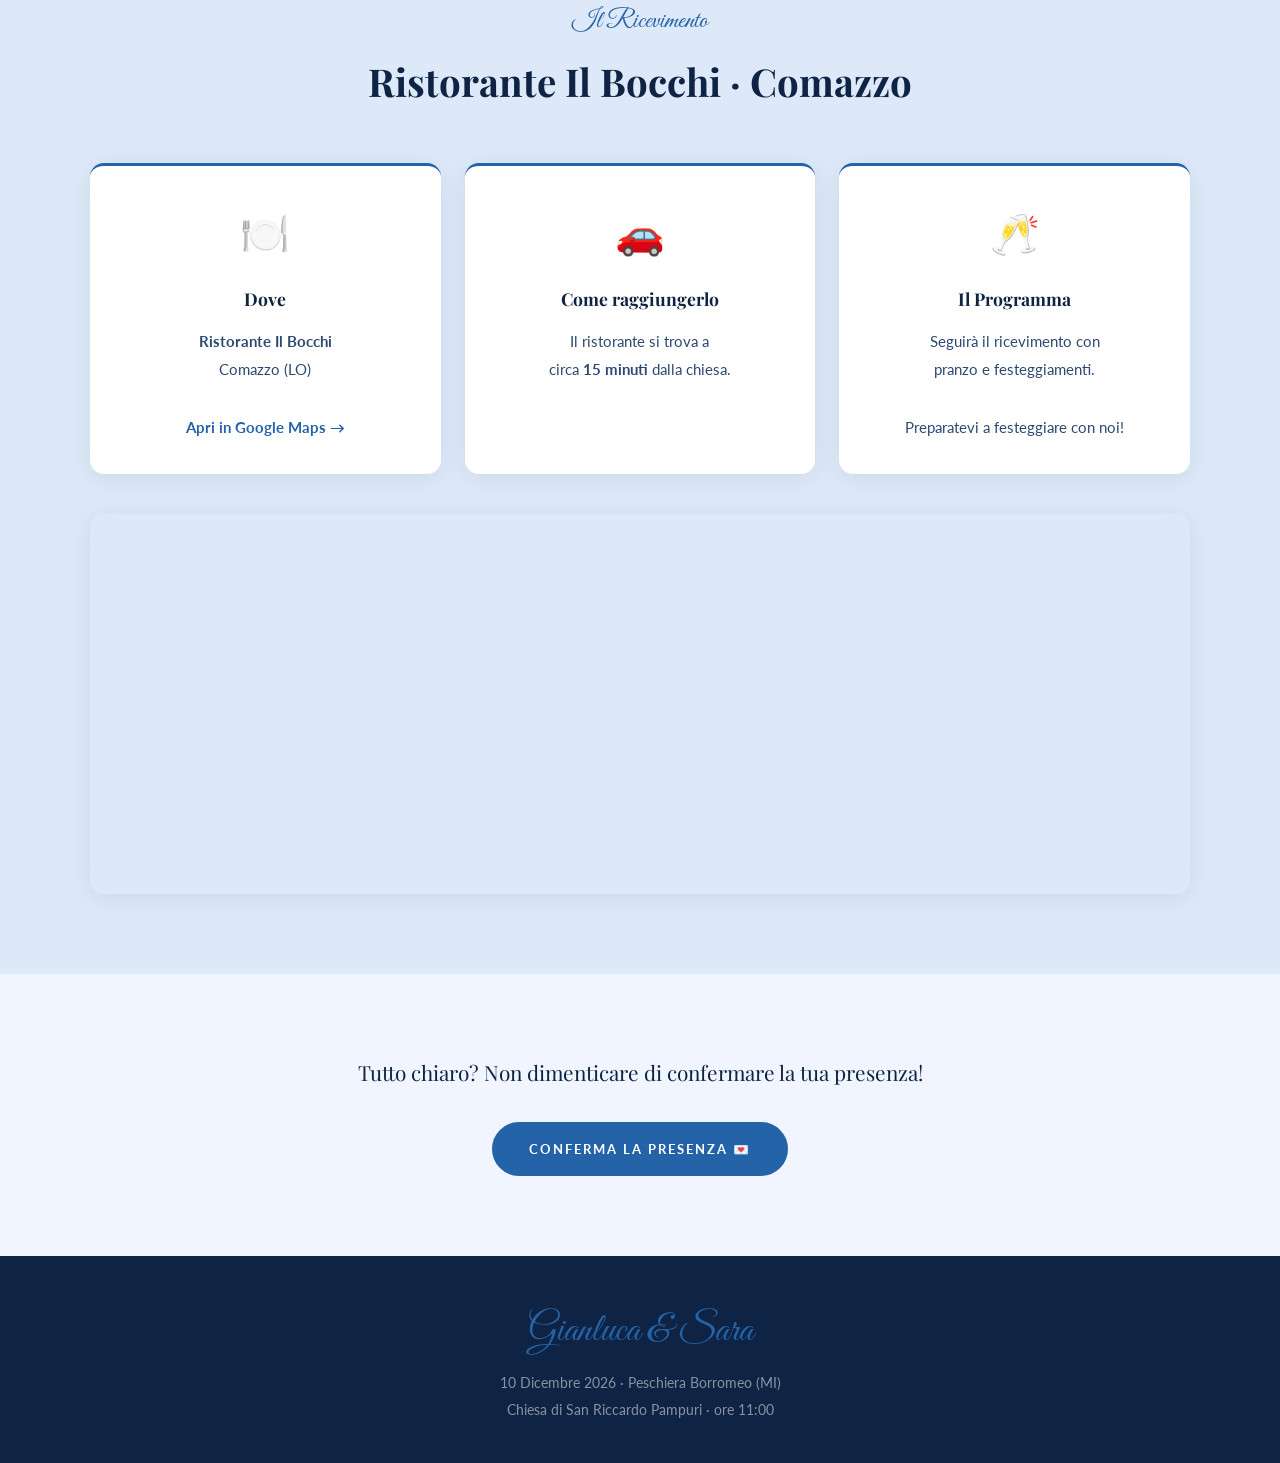
<file: info.html>
<!DOCTYPE html>
<html lang="it">
<head>
  <meta charset="UTF-8">
  <meta name="viewport" content="width=device-width, initial-scale=1.0">
  <title>Info & Logistica — Matrimonio G&S</title>
  <link rel="stylesheet" href="style.css">
  <link rel="icon" href="data:image/svg+xml,<svg xmlns='http://www.w3.org/2000/svg' viewBox='0 0 100 100'><text y='.9em' font-size='90'>💍</text></svg>">
</head>
<body>

  <nav>
    <a href="index.html" class="nav-brand">G & S</a>
    <ul class="nav-links" id="navLinks">
      <li><a href="index.html">Home</a></li>
      <li><a href="storia.html">Le Nostre Foto</a></li>
      <li><a href="info.html" class="active">Info & Logistica</a></li>
      <li><a href="lista-nozze.html">Lista Nozze</a></li>
      <li><a href="rsvp.html">Conferma Presenza</a></li>
    </ul>
    <button class="hamburger" id="hamburger" onclick="toggleMenu()" aria-label="Menu" aria-expanded="false">
      <span></span><span></span><span></span>
    </button>
  </nav>

  <div class="page-header">
    <span class="script">Come arrivare e cosa sapere</span>
    <h1>Info &amp; Logistica</h1>
    <p>Tutto quello che ti serve per organizzarti al meglio per il 10 Dicembre.</p>
  </div>

  <!-- CERIMONIA -->
  <section class="section">
    <div class="container">

      <div class="section-title fade-up">
        <span class="script">La Cerimonia</span>
        <h2>Chiesa di San Riccardo Pampuri</h2>
      </div>

      <div class="info-grid">

        <div class="info-card fade-up">
          <div class="icon">📍</div>
          <h3>Indirizzo</h3>
          <p>
            Chiesa di San Riccardo Pampuri<br>
            Peschiera Borromeo (MI)<br><br>
            <a href="https://maps.google.com/?q=Chiesa+San+Riccardo+Pampuri+Peschiera+Borromeo" target="_blank" rel="noopener">
              Apri in Google Maps →
            </a>
          </p>
        </div>

        <div class="info-card fade-up">
          <div class="icon">🕙</div>
          <h3>Orario</h3>
          <p>
            La cerimonia inizierà alle<br>
            <strong style="font-size:1.3rem;">ore 11:00</strong><br><br>
            Vi chiediamo di essere presenti<br>
            almeno <strong>15 minuti prima</strong>.
          </p>
        </div>

        <div class="info-card fade-up">
          <div class="icon">🅿️</div>
          <h3>Parcheggio</h3>
          <p>
            Sono disponibili parcheggi nelle vie adiacenti alla chiesa.<br><br>
            Si consiglia di arrivare con qualche minuto di anticipo per trovare posto senza stress.
          </p>
        </div>

      </div>

      <div class="map-wrap fade-up">
        <iframe
          src="https://maps.google.com/maps?q=Peschiera+Borromeo+MI+Italia&output=embed"
          loading="lazy"
          allowfullscreen
          referrerpolicy="no-referrer-when-downgrade"
          title="Mappa Peschiera Borromeo"
        ></iframe>
      </div>

    </div>
  </section>

  <!-- RICEVIMENTO -->
  <section class="section section-alt">
    <div class="container">

      <div class="section-title fade-up">
        <span class="script">Il Ricevimento</span>
        <h2>Ristorante Il Bocchi · Comazzo</h2>
      </div>

      <div class="info-grid">

        <div class="info-card fade-up">
          <div class="icon">🍽️</div>
          <h3>Dove</h3>
          <p>
            <strong>Ristorante Il Bocchi</strong><br>
            Comazzo (LO)<br><br>
            <a href="https://maps.google.com/?q=Il+Bocchi+Comazzo" target="_blank" rel="noopener">
              Apri in Google Maps →
            </a>
          </p>
        </div>

        <div class="info-card fade-up">
          <div class="icon">🚗</div>
          <h3>Come raggiungerlo</h3>
          <p>
            Il ristorante si trova a<br>
            circa <strong>15 minuti</strong> dalla chiesa.
          </p>
        </div>

        <div class="info-card fade-up">
          <div class="icon">🥂</div>
          <h3>Il Programma</h3>
          <p>
            Seguirà il ricevimento con<br>
            pranzo e festeggiamenti.<br><br>
            Preparatevi a festeggiare con noi!
          </p>
        </div>

      </div>

      <div class="map-wrap fade-up">
        <iframe
          src="https://maps.google.com/maps?q=Comazzo+LO+Italia&output=embed"
          loading="lazy"
          allowfullscreen
          referrerpolicy="no-referrer-when-downgrade"
          title="Mappa Comazzo"
        ></iframe>
      </div>

    </div>
  </section>

  <!-- CTA -->
  <section class="section" style="text-align:center;">
    <div class="container-sm">
      <p style="font-family:'Playfair Display',serif; font-size:1.3rem; color:var(--dark); margin-bottom:2rem;">
        Tutto chiaro? Non dimenticare di confermare la tua presenza!
      </p>
      <a href="rsvp.html" class="btn">Conferma la Presenza 💌</a>
    </div>
  </section>

  <footer>
    <span class="script">Gianluca &amp; Sara</span>
    <p>10 Dicembre 2026 · Peschiera Borromeo (MI)</p>
    <p>Chiesa di San Riccardo Pampuri · ore 11:00</p>
  </footer>

  <script src="script.js"></script>
</body>
</html>
</file>
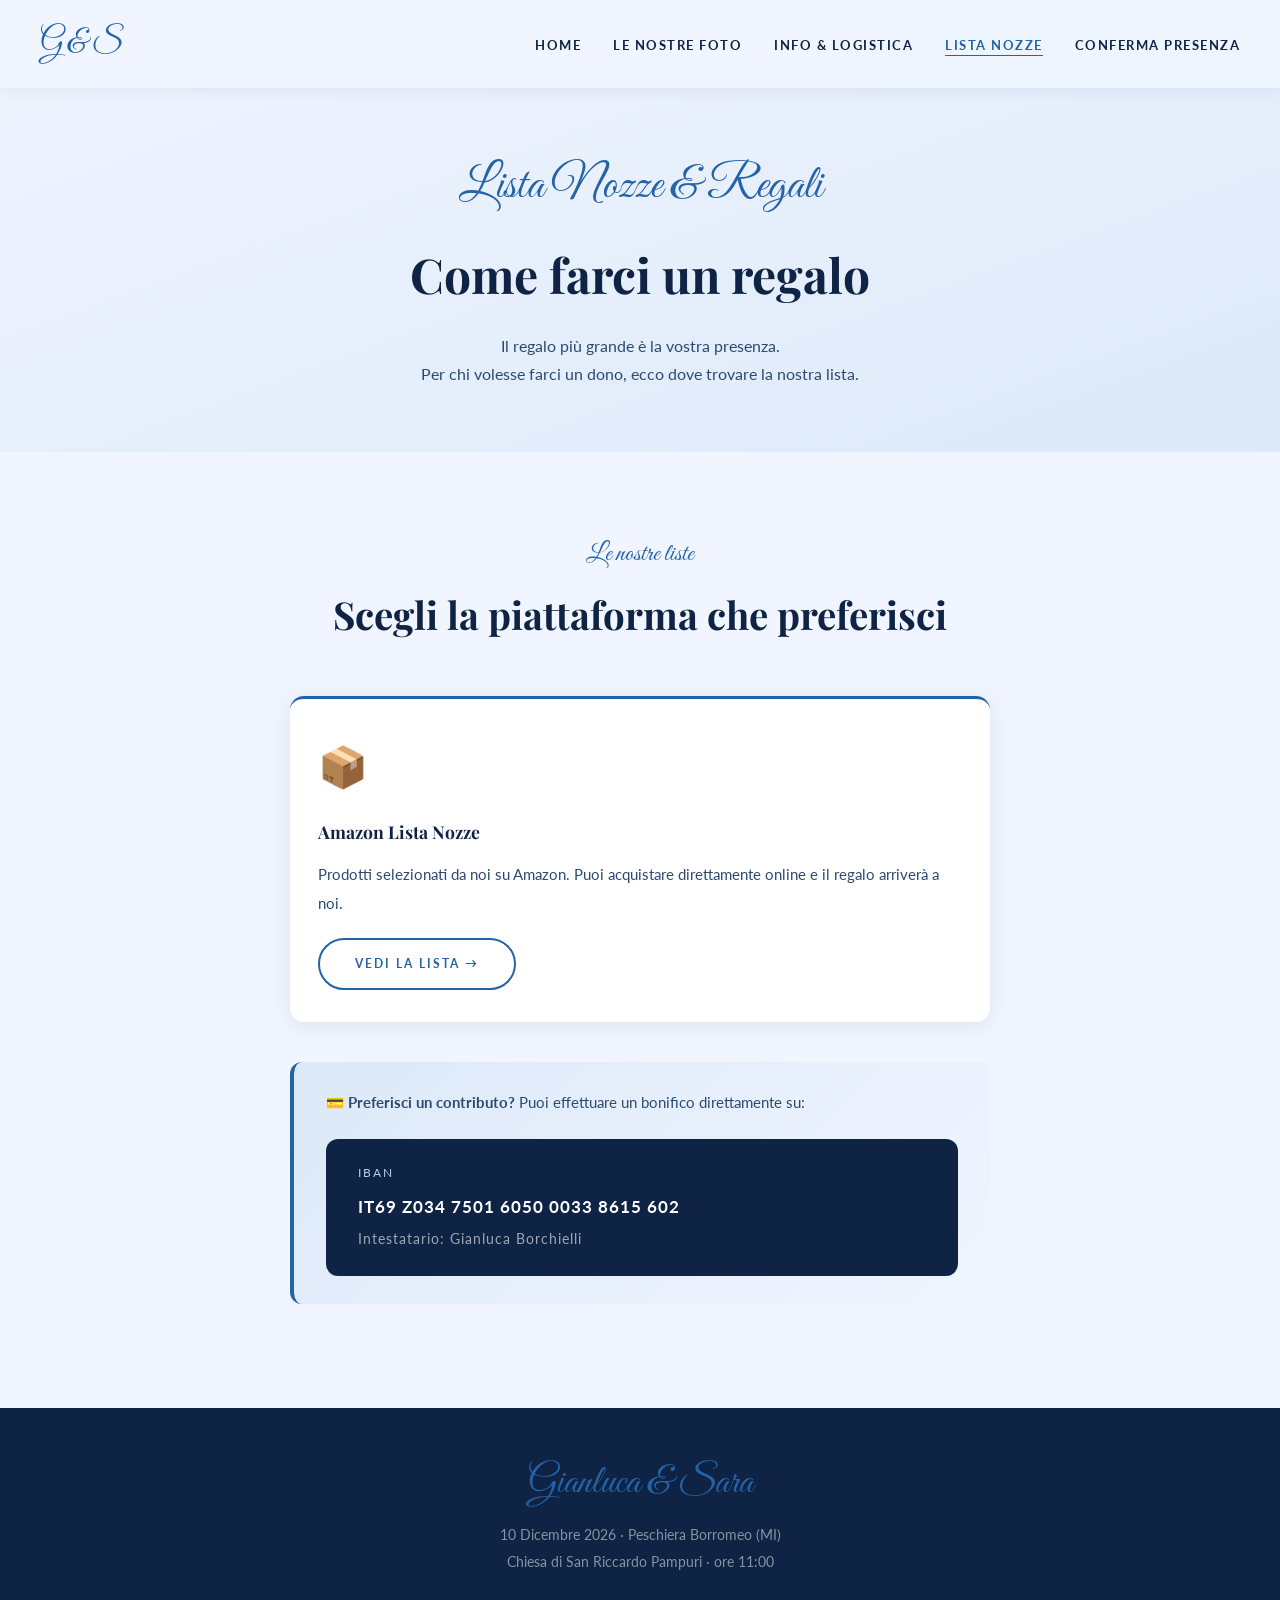
<file: lista-nozze.html>
<!DOCTYPE html>
<html lang="it">
<head>
  <meta charset="UTF-8">
  <meta name="viewport" content="width=device-width, initial-scale=1.0">
  <title>Lista Nozze — Matrimonio G&S</title>
  <link rel="stylesheet" href="style.css">
  <link rel="icon" href="data:image/svg+xml,<svg xmlns='http://www.w3.org/2000/svg' viewBox='0 0 100 100'><text y='.9em' font-size='90'>💍</text></svg>">
</head>
<body>

  <nav>
    <a href="index.html" class="nav-brand">G & S</a>
    <ul class="nav-links" id="navLinks">
      <li><a href="index.html">Home</a></li>
      <li><a href="storia.html">Le Nostre Foto</a></li>
      <li><a href="info.html">Info & Logistica</a></li>
      <li><a href="lista-nozze.html" class="active">Lista Nozze</a></li>
      <li><a href="rsvp.html">Conferma Presenza</a></li>
    </ul>
    <button class="hamburger" id="hamburger" onclick="toggleMenu()" aria-label="Menu" aria-expanded="false">
      <span></span><span></span><span></span>
    </button>
  </nav>

  <div class="page-header">
    <span class="script">Lista Nozze &amp; Regali</span>
    <h1>Come farci un regalo</h1>
    <p>Il regalo più grande è la vostra presenza.<br>Per chi volesse farci un dono, ecco dove trovare la nostra lista.</p>
  </div>

  <section class="section">
    <div class="container-sm">

      <div class="section-title fade-up">
        <span class="script">Le nostre liste</span>
        <h2>Scegli la piattaforma che preferisci</h2>
      </div>

      <div class="info-grid fade-up">

        <div class="info-card" style="text-align:left;">
          <div class="icon">📦</div>
          <h3>Amazon Lista Nozze</h3>
          <p style="margin-bottom:1.25rem;">Prodotti selezionati da noi su Amazon. Puoi acquistare direttamente online e il regalo arriverà a noi.</p>
          <a href="https://www.amazon.it/wedding/share/gianlusara" target="_blank" rel="noopener" class="btn btn-outline" style="font-size:0.75rem;">Vedi la lista →</a>
        </div>

      </div>

      <div class="highlight-box fade-up" style="text-align:left; margin-top:2.5rem;">
        <p style="color:var(--text); font-size:0.92rem; margin-bottom:0.75rem;">
          💳 <strong>Preferisci un contributo?</strong> Puoi effettuare un bonifico direttamente su:
        </p>
        <div class="iban-box">
          <div class="iban-label">IBAN</div>
          <div class="iban-code">IT69 Z034 7501 6050 0033 8615 602</div>
          <div class="iban-intestatario">Intestatario: Gianluca Borchielli</div>
        </div>
      </div>

    </div>
  </section>

  <footer>
    <span class="script">Gianluca &amp; Sara</span>
    <p>10 Dicembre 2026 · Peschiera Borromeo (MI)</p>
    <p>Chiesa di San Riccardo Pampuri · ore 11:00</p>
  </footer>

  <script src="script.js"></script>
</body>
</html>
</file>
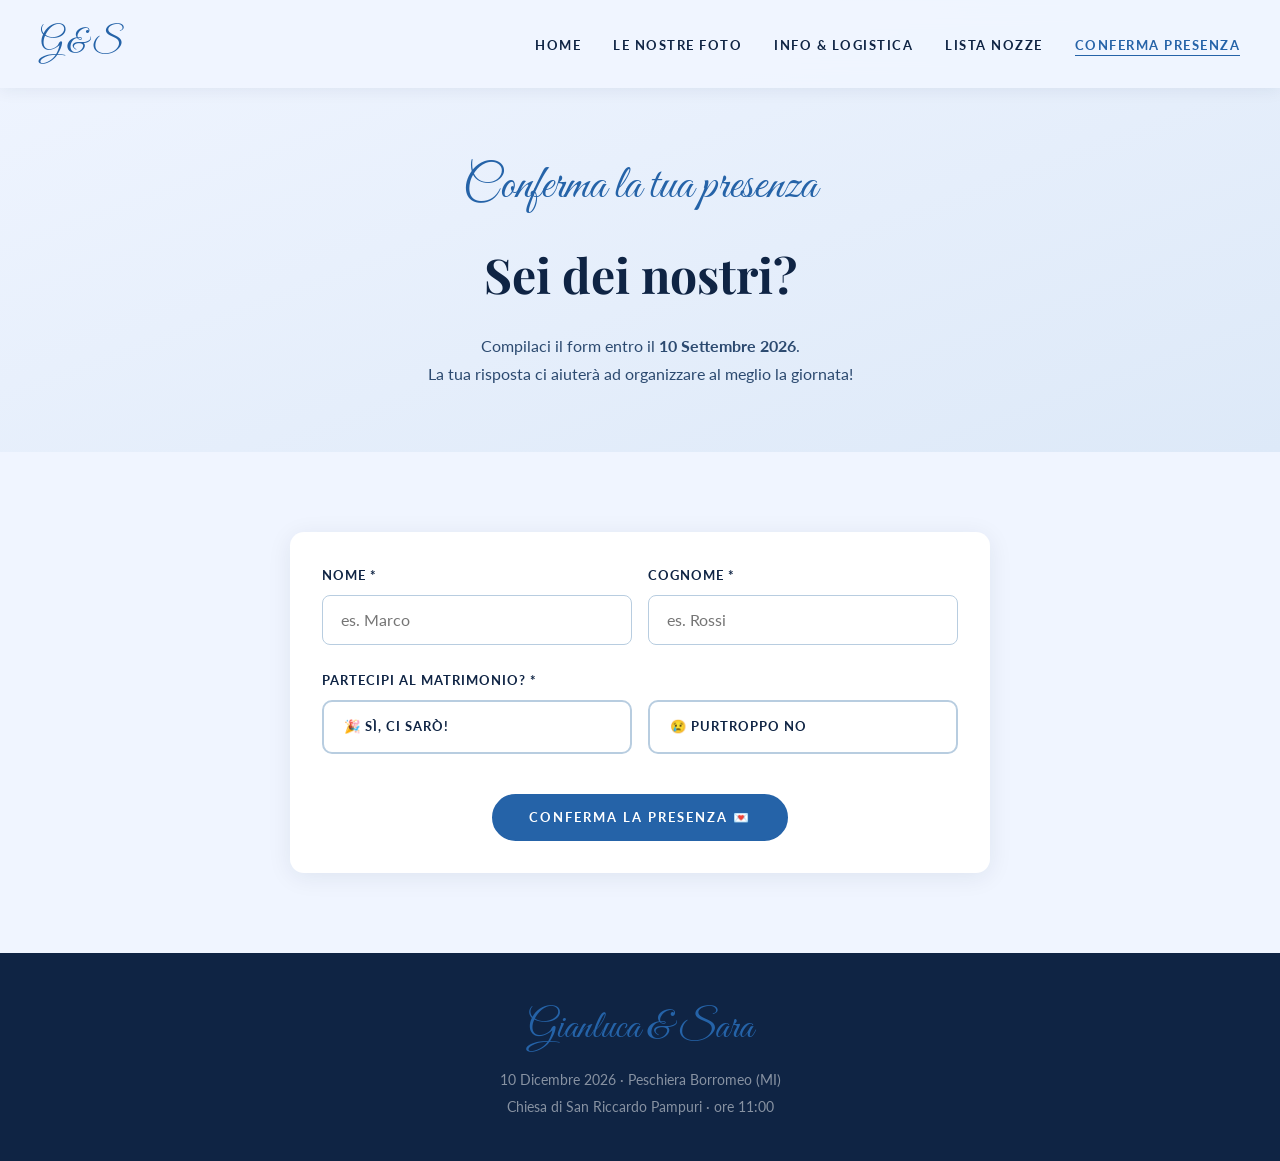
<file: rsvp.html>
<!DOCTYPE html>
<html lang="it">
<head>
  <meta charset="UTF-8">
  <meta name="viewport" content="width=device-width, initial-scale=1.0">
  <title>Conferma Presenza — Matrimonio G&S</title>
  <link rel="stylesheet" href="style.css">
  <link rel="icon" href="data:image/svg+xml,<svg xmlns='http://www.w3.org/2000/svg' viewBox='0 0 100 100'><text y='.9em' font-size='90'>💍</text></svg>">
</head>
<body>

  <nav>
    <a href="index.html" class="nav-brand">G & S</a>
    <ul class="nav-links" id="navLinks">
      <li><a href="index.html">Home</a></li>
      <li><a href="storia.html">Le Nostre Foto</a></li>
      <li><a href="info.html">Info & Logistica</a></li>
      <li><a href="lista-nozze.html">Lista Nozze</a></li>
      <li><a href="rsvp.html" class="active">Conferma Presenza</a></li>
    </ul>
    <button class="hamburger" id="hamburger" onclick="toggleMenu()" aria-label="Menu" aria-expanded="false">
      <span></span><span></span><span></span>
    </button>
  </nav>

  <div class="page-header">
    <span class="script">Conferma la tua presenza</span>
    <h1>Sei dei nostri?</h1>
    <p>Compilaci il form entro il <strong>10 Settembre 2026</strong>.<br>La tua risposta ci aiuterà ad organizzare al meglio la giornata!</p>
  </div>

  <section class="section">
    <div class="container-sm">

      <!-- MESSAGGIO DI SUCCESSO -->
      <div class="alert alert-success" id="successMessage" style="display:none; font-size:1.1rem; padding: 2.5rem;">
        <div style="font-size:3rem; margin-bottom:1rem;">🎊</div>
        <p style="font-family:'Playfair Display',serif; font-size:1.4rem; color: #1b5e20; margin-bottom:0.75rem;">Grazie mille!</p>
        <p style="font-weight:400; color:#2e7d32;">La tua risposta è stata ricevuta. Non vediamo l'ora di festeggiare con te!</p>
        <p style="margin-top:1rem;"><a href="index.html" class="btn" style="font-size:0.8rem;">← Torna alla home</a></p>
      </div>

      <!-- MESSAGGIO DI ERRORE (non più usato, lasciato per compatibilità) -->
      <div class="alert alert-error" id="errorMessage" style="display:none;"></div>

      <!-- FORM -->
      <div class="card" id="rsvpCard">
        <form id="rsvpForm" novalidate>

          <div class="form-row">
            <div class="form-group">
              <label for="nome">Nome *</label>
              <input type="text" id="nome" name="nome" placeholder="es. Marco" required autocomplete="given-name">
            </div>
            <div class="form-group">
              <label for="cognome">Cognome *</label>
              <input type="text" id="cognome" name="cognome" placeholder="es. Rossi" required autocomplete="family-name">
            </div>
          </div>

          <div class="form-group">
            <label>Partecipi al matrimonio? *</label>
            <div class="radio-group">
              <label class="radio-option">
                <input type="radio" name="partecipa" value="si" required>
                🎉 Sì, ci sarò!
              </label>
              <label class="radio-option">
                <input type="radio" name="partecipa" value="no">
                😢 Purtroppo no
              </label>
            </div>
          </div>

          <div class="guests-section" id="guests-section">
            <div class="form-group" style="margin-bottom:0.75rem;">
              <label for="numero_ospiti">Quante persone verranno (incluso te)?</label>
              <input
                type="number"
                id="numero_ospiti"
                name="numero_ospiti"
                min="1" max="20"
                value="1"
                style="max-width:120px;"
              >
            </div>
            <p style="font-size:0.88rem; color: var(--text); margin-bottom:1rem;">
              Inserisci il totale: tu + eventuali accompagnatori.
            </p>
            <div class="form-group">
              <label for="note">Le tue Note / Intolleranze alimentari</label>
              <textarea
                id="note"
                name="note"
                rows="2"
                placeholder="es. intolleranza al glutine, allergia ai crostacei, seggiolone per bambino…"
              ></textarea>
            </div>
            <div id="additional-guests"></div>
          </div>

          <div class="submit-area">
            <button type="submit" class="btn" id="submitBtn">
              Conferma la Presenza 💌
            </button>
          </div>

        </form>
      </div>


    </div>
  </section>

  <footer>
    <span class="script">Gianluca &amp; Sara</span>
    <p>10 Dicembre 2026 · Peschiera Borromeo (MI)</p>
    <p>Chiesa di San Riccardo Pampuri · ore 11:00</p>
  </footer>

  <!-- MODAL DUPLICATI INTERNI (stessa persona inserita due volte) -->
  <div class="modal-overlay" id="validationModal" style="display:none;">
    <div class="modal-card">
      <h3 class="modal-title">Persona inserita più volte</h3>
      <p class="modal-subtitle">Le seguenti persone compaiono più di una volta nel form:</p>
      <div id="validationList"></div>
      <p class="modal-question">Correggi i dati prima di procedere.</p>
      <div class="modal-actions">
        <button class="btn" id="validationClose">Capito</button>
      </div>
    </div>
  </div>

  <!-- MODAL DUPLICATI -->
  <div class="modal-overlay" id="duplicateModal" style="display:none;">
    <div class="modal-card">
      <h3 class="modal-title">Risposta già presente</h3>
      <p class="modal-subtitle">Le seguenti persone hanno già risposto all'invito:</p>
      <div id="duplicateList"></div>
      <p class="modal-question">Vuoi aggiornare le loro risposte con i nuovi dati?</p>
      <div class="modal-actions">
        <button class="btn btn-outline" id="modalCancel">No, annulla</button>
        <button class="btn" id="modalConfirm">Sì, aggiorna</button>
      </div>
    </div>
  </div>

  <script src="script.js"></script>
</body>
</html>
</file>
<file: style.css>
@import url('https://fonts.googleapis.com/css2?family=Great+Vibes&family=Playfair+Display:ital,wght@0,400;0,600;0,700;1,400&family=Lato:wght@300;400;700&display=swap');

:root {
  --ivory:      #F0F5FF;
  --blush:      #DDE9F8;
  --light-rose: #B8CDE8;
  --brown:      #4E7AB5;
  --gold:       #2563A8;
  --dark-gold:  #1A4F8A;
  --dark:       #0F2444;
  --text:       #2C4A70;
  --white:      #FFFFFF;
  --shadow:     0 4px 24px rgba(15,36,68,0.08);
  --tr:         all 0.3s ease;
}

*, *::before, *::after { margin:0; padding:0; box-sizing:border-box; }
html { scroll-behavior: smooth; }

body {
  font-family: 'Lato', sans-serif;
  background: var(--ivory);
  color: var(--dark);
  line-height: 1.75;
}

h1, h2, h3 { font-family: 'Playfair Display', serif; }

.script {
  font-family: 'Great Vibes', cursive;
  color: var(--gold);
}

/* ── NAV ── */
nav {
  position: fixed;
  top: 0; width: 100%;
  background: rgba(240,245,255,0.96);
  backdrop-filter: blur(12px);
  padding: 1rem 2.5rem;
  display: flex;
  justify-content: space-between;
  align-items: center;
  z-index: 999;
  box-shadow: 0 2px 16px rgba(15,36,68,0.07);
}

.nav-brand {
  font-family: 'Great Vibes', cursive;
  font-size: 2rem;
  color: var(--gold);
  text-decoration: none;
}

.nav-links {
  display: flex;
  list-style: none;
  gap: 2rem;
}

.nav-links a {
  text-decoration: none;
  color: var(--dark);
  font-size: 0.82rem;
  font-weight: 700;
  letter-spacing: 1.5px;
  text-transform: uppercase;
  transition: var(--tr);
  position: relative;
}

.nav-links a::after {
  content: '';
  position: absolute;
  bottom: -3px; left: 0;
  width: 0; height: 1px;
  background: var(--gold);
  transition: var(--tr);
}

.nav-links a:hover, .nav-links a.active { color: var(--gold); }
.nav-links a:hover::after, .nav-links a.active::after { width: 100%; }

.hamburger {
  display: none;
  flex-direction: column;
  gap: 5px;
  cursor: pointer;
  background: none;
  border: none;
  padding: 4px;
}

.hamburger span {
  display: block;
  width: 24px; height: 2px;
  background: var(--dark);
  transition: var(--tr);
  border-radius: 2px;
}

/* ── HERO ── */
.hero {
  min-height: 100vh;
  display: flex;
  flex-direction: column;
  align-items: center;
  justify-content: center;
  text-align: center;
  padding: 2rem;
  background: linear-gradient(160deg, #F0F5FF 0%, #DDE9F8 55%, #B8CDE8 100%);
  position: relative;
  overflow: hidden;
}

.hero::before {
  content: '';
  position: absolute; inset: 0;
  background-image: radial-gradient(circle, rgba(37,99,168,0.06) 1px, transparent 1px);
  background-size: 30px 30px;
}

.hero-content { position: relative; z-index: 1; animation: fadeInUp 1s ease both; }

.hero-eyebrow {
  font-size: 0.8rem;
  letter-spacing: 4px;
  text-transform: uppercase;
  color: var(--brown);
  margin-bottom: 0.75rem;
}

.hero-names {
  font-family: 'Great Vibes', cursive;
  font-size: clamp(3.5rem, 10vw, 7rem);
  color: var(--gold);
  line-height: 1.1;
}

.divider {
  display: flex;
  align-items: center;
  gap: 1rem;
  margin: 1.5rem auto;
  width: fit-content;
}

.divider-line {
  width: 60px; height: 1px;
  background: var(--gold);
}

.divider-icon { color: var(--gold); font-size: 1.1rem; }

.hero-date {
  font-family: 'Playfair Display', serif;
  font-size: clamp(1.4rem, 3.5vw, 2.2rem);
  color: var(--dark);
}

.hero-detail {
  color: var(--text);
  font-size: 1rem;
  margin-top: 0.4rem;
}

.hero-cta {
  margin-top: 2.5rem;
  display: flex;
  gap: 1rem;
  justify-content: center;
  flex-wrap: wrap;
}

/* ── COUNTDOWN ── */
.countdown-section {
  padding: 5rem 2rem;
  background: var(--white);
  text-align: center;
}

.countdown-grid {
  display: flex;
  justify-content: center;
  gap: 0;
  margin-top: 2.5rem;
  flex-wrap: wrap;
}

.countdown-item {
  padding: 0 2rem;
  min-width: 90px;
  position: relative;
}

.countdown-item + .countdown-item::before {
  content: ':';
  position: absolute;
  left: -2px; top: 4px;
  font-family: 'Playfair Display', serif;
  font-size: 2.5rem;
  color: var(--gold);
  opacity: 0.4;
}

.countdown-number {
  font-family: 'Playfair Display', serif;
  font-size: clamp(2.5rem, 6vw, 3.5rem);
  color: var(--gold);
  font-weight: 700;
  line-height: 1;
}

.countdown-label {
  font-size: 0.72rem;
  color: var(--brown);
  letter-spacing: 2.5px;
  text-transform: uppercase;
  margin-top: 0.5rem;
}

/* ── SECTIONS ── */
.section { padding: 5rem 2rem; }
.section-alt { background: var(--blush); }

.section-title { text-align: center; margin-bottom: 3rem; }
.section-title h2 { font-size: clamp(1.6rem, 4vw, 2.4rem); color: var(--dark); margin-top: 0.25rem; }
.section-title .script { font-size: 1.6rem; }

.container { max-width: 1100px; margin: 0 auto; }
.container-sm { max-width: 700px; margin: 0 auto; }

/* ── BUTTONS ── */
.btn {
  display: inline-block;
  padding: 0.85rem 2.2rem;
  background: var(--gold);
  color: var(--white);
  border: 2px solid var(--gold);
  border-radius: 50px;
  font-family: 'Lato', sans-serif;
  font-size: 0.8rem;
  font-weight: 700;
  letter-spacing: 2px;
  text-transform: uppercase;
  cursor: pointer;
  transition: var(--tr);
  text-decoration: none;
}

.btn:hover {
  background: var(--dark-gold);
  border-color: var(--dark-gold);
  transform: translateY(-2px);
  box-shadow: 0 6px 20px rgba(37,99,168,0.35);
}

.btn-outline {
  background: transparent;
  color: var(--gold);
}

.btn-outline:hover { background: var(--gold); color: var(--white); }

/* ── INFO CARDS ── */
.info-grid {
  display: grid;
  grid-template-columns: repeat(auto-fit, minmax(260px, 1fr));
  gap: 1.5rem;
}

.info-card {
  background: var(--white);
  border-radius: 14px;
  padding: 2rem 1.75rem;
  box-shadow: var(--shadow);
  text-align: center;
  border-top: 3px solid var(--gold);
  transition: var(--tr);
}

.info-card:hover { transform: translateY(-5px); box-shadow: 0 10px 32px rgba(15,36,68,0.12); }

.info-card .icon { font-size: 2.5rem; margin-bottom: 1rem; }
.info-card h3 { color: var(--dark); margin-bottom: 0.75rem; font-size: 1.1rem; }
.info-card p { color: var(--text); font-size: 0.95rem; line-height: 1.9; }
.info-card a { color: var(--gold); text-decoration: none; font-weight: 700; }
.info-card a:hover { color: var(--dark-gold); text-decoration: underline; }

/* ── RSVP FORM ── */
.form-group { margin-bottom: 1.5rem; }

.form-group label {
  display: block;
  font-weight: 700;
  font-size: 0.82rem;
  letter-spacing: 1px;
  text-transform: uppercase;
  color: var(--dark);
  margin-bottom: 0.5rem;
}

.form-group input,
.form-group select,
.form-group textarea {
  width: 100%;
  padding: 0.9rem 1.1rem;
  border: 1.5px solid #B8CDE0;
  border-radius: 8px;
  font-family: 'Lato', sans-serif;
  font-size: 1rem;
  color: var(--dark);
  background: var(--white);
  transition: var(--tr);
  outline: none;
  appearance: none;
}

.form-group input:focus,
.form-group select:focus,
.form-group textarea:focus {
  border-color: var(--gold);
  box-shadow: 0 0 0 3px rgba(37,99,168,0.12);
}

.form-row { display: grid; grid-template-columns: 1fr 1fr; gap: 1rem; }

.radio-group { display: flex; gap: 1rem; margin-top: 0.25rem; flex-wrap: wrap; }

.radio-option {
  flex: 1;
  min-width: 140px;
  display: flex;
  align-items: center;
  justify-content: center;
  gap: 0.6rem;
  cursor: pointer;
  font-size: 1rem;
  color: var(--text);
  padding: 0.85rem 1.25rem;
  border: 2px solid #B8CDE0;
  border-radius: 10px;
  background: var(--white);
  transition: var(--tr);
  font-family: 'Lato', sans-serif;
}

.radio-option:hover { border-color: var(--gold); }

.radio-option:has(input:checked) {
  border-color: var(--gold);
  background: rgba(37,99,168,0.07);
  color: var(--gold);
  font-weight: 700;
}

.radio-option input[type="radio"] { display: none; }

.guests-section {
  display: none;
  padding: 1.5rem;
  background: var(--blush);
  border-radius: 10px;
  border-left: 3px solid var(--gold);
  margin-bottom: 1.5rem;
}

.submit-area { text-align: center; margin-top: 2rem; }

.alert {
  padding: 1.25rem 1.5rem;
  border-radius: 10px;
  margin-top: 1.5rem;
  display: none;
  text-align: center;
  font-weight: 700;
}

.alert-success {
  background: #e3edf8;
  border: 1px solid #90b5dc;
  color: var(--dark);
}

.alert-error {
  background: #fce4ec;
  border: 1px solid #f48fb1;
  color: #c62828;
}

/* ── GUEST SECTIONS (ospiti aggiuntivi RSVP) ── */
.guest-block {
  background: var(--white);
  border: 1px solid var(--light-rose);
  border-radius: 10px;
  padding: 1.25rem 1.25rem 0.75rem;
  margin-bottom: 1rem;
}

.guest-block-title {
  font-family: 'Playfair Display', serif;
  font-size: 1rem;
  color: var(--gold);
  margin-bottom: 1rem;
  font-weight: 600;
}

/* ── MODAL DUPLICATI ── */
.modal-overlay {
  position: fixed;
  inset: 0;
  background: rgba(15,36,68,0.55);
  backdrop-filter: blur(4px);
  z-index: 2000;
  display: flex;
  align-items: center;
  justify-content: center;
  padding: 1.5rem;
}

.modal-card {
  background: var(--white);
  border-radius: 14px;
  box-shadow: 0 8px 40px rgba(15,36,68,0.18);
  padding: 2rem;
  max-width: 520px;
  width: 100%;
}

.modal-title {
  font-family: 'Playfair Display', serif;
  font-size: 1.35rem;
  color: var(--dark);
  margin-bottom: 0.5rem;
}

.modal-subtitle {
  color: var(--text);
  font-size: 0.95rem;
  margin-bottom: 1rem;
}

.duplicate-item {
  display: flex;
  align-items: center;
  gap: 0.75rem;
  padding: 0.65rem 0.9rem;
  background: var(--blush);
  border-radius: 8px;
  margin-bottom: 0.5rem;
  font-size: 0.95rem;
}

.duplicate-item strong { color: var(--dark); }

.duplicate-badge {
  margin-left: auto;
  font-size: 0.78rem;
  font-weight: 700;
  padding: 0.2rem 0.6rem;
  border-radius: 20px;
  white-space: nowrap;
}

.badge-si { background: #d4edda; color: #1b5e20; }
.badge-no { background: #fce4ec; color: #c62828; }

.modal-question {
  color: var(--dark);
  font-weight: 600;
  margin: 1.25rem 0 1.25rem;
}

.modal-actions {
  display: flex;
  gap: 0.75rem;
  justify-content: flex-end;
  flex-wrap: wrap;
}

/* ── FAQ ACCORDION ── */
.faq-list { display: flex; flex-direction: column; gap: 0.75rem; }

.faq-item {
  background: var(--white);
  border-radius: 10px;
  overflow: hidden;
  box-shadow: var(--shadow);
}

.faq-question {
  width: 100%;
  padding: 1.2rem 1.5rem;
  display: flex;
  justify-content: space-between;
  align-items: center;
  background: none;
  border: none;
  cursor: pointer;
  font-family: 'Lato', sans-serif;
  font-size: 1rem;
  font-weight: 700;
  color: var(--dark);
  text-align: left;
  transition: var(--tr);
}

.faq-question:hover { color: var(--gold); }

.faq-icon {
  width: 24px; height: 24px;
  background: var(--gold);
  border-radius: 50%;
  display: flex;
  align-items: center;
  justify-content: center;
  color: white;
  font-size: 1.1rem;
  font-weight: 300;
  flex-shrink: 0;
  transition: var(--tr);
  line-height: 1;
  padding-bottom: 1px;
}

.faq-item.open .faq-icon { transform: rotate(45deg); background: var(--brown); }

.faq-answer {
  max-height: 0;
  overflow: hidden;
  transition: max-height 0.35s ease, padding 0.35s ease;
  color: var(--text);
  font-size: 0.96rem;
  line-height: 1.8;
  padding: 0 1.5rem;
}

.faq-item.open .faq-answer {
  max-height: 300px;
  padding: 0 1.5rem 1.25rem;
}

/* ── MAP ── */
.map-wrap {
  border-radius: 14px;
  overflow: hidden;
  box-shadow: var(--shadow);
  margin-top: 2.5rem;
}

.map-wrap iframe { display: block; width: 100%; height: 380px; border: none; }

/* ── QUOTE ── */
.quote-section {
  padding: 5rem 2rem;
  text-align: center;
  background: var(--dark);
}

.quote-text {
  font-family: 'Playfair Display', serif;
  font-size: clamp(1.2rem, 3vw, 1.7rem);
  font-style: italic;
  color: rgba(255,255,255,0.85);
  max-width: 680px;
  margin: 0 auto 1rem;
  line-height: 1.7;
}

.quote-author { color: var(--light-rose); font-size: 0.85rem; letter-spacing: 2px; text-transform: uppercase; }

/* ── PAGE HEADER ── */
.page-header {
  padding: 9rem 2rem 4rem;
  text-align: center;
  background: linear-gradient(160deg, var(--ivory) 0%, var(--blush) 100%);
}

.page-header .script { font-size: 3rem; }
.page-header h1 { font-size: clamp(2rem, 5vw, 3rem); color: var(--dark); margin-top: 0.25rem; }
.page-header p { color: var(--text); max-width: 500px; margin: 1rem auto 0; }

/* ── FOOTER ── */
footer {
  background: var(--dark);
  color: rgba(255,255,255,0.5);
  text-align: center;
  padding: 2.5rem 2rem;
}

footer .script { font-size: 2.5rem; color: var(--gold); display: block; margin-bottom: 0.25rem; }
footer p { font-size: 0.88rem; line-height: 1.9; }

/* ── CARD ── */
.card {
  background: var(--white);
  border-radius: 14px;
  padding: 2rem;
  box-shadow: var(--shadow);
}

/* ── SCROLL ANIMATIONS ── */
.fade-up {
  opacity: 0;
  transform: translateY(30px);
  transition: opacity 0.65s ease, transform 0.65s ease;
}

.fade-up.visible { opacity: 1; transform: translateY(0); }

/* ── ORNAMENT ── */
.ornament {
  text-align: center;
  color: var(--light-rose);
  letter-spacing: 1rem;
  font-size: 1rem;
  margin: 1.5rem 0;
  opacity: 0.7;
}

/* ── HIGHLIGHT BOX ── */
.highlight-box {
  background: linear-gradient(135deg, var(--blush), var(--ivory));
  border-radius: 12px;
  padding: 1.75rem 2rem;
  border-left: 4px solid var(--gold);
  margin: 1.5rem 0;
}

/* ── IBAN BOX ── */
.iban-box {
  background: var(--dark);
  color: var(--white);
  border-radius: 12px;
  padding: 1.5rem 2rem;
  margin-top: 1.5rem;
  font-family: 'Lato', monospace;
  letter-spacing: 1px;
}

.iban-box .iban-label {
  font-size: 0.72rem;
  text-transform: uppercase;
  letter-spacing: 2px;
  color: var(--light-rose);
  margin-bottom: 0.5rem;
}

.iban-box .iban-code {
  font-size: 1.05rem;
  font-weight: 700;
  color: var(--white);
  word-break: break-all;
}

.iban-box .iban-intestatario {
  font-size: 0.88rem;
  color: rgba(255,255,255,0.6);
  margin-top: 0.4rem;
}

/* ── GALLERY ── */
.gallery-grid {
  display: grid;
  grid-template-columns: repeat(3, 1fr);
  gap: 1rem;
}

.gallery-item {
  border-radius: 10px;
  overflow: hidden;
  box-shadow: var(--shadow);
  cursor: pointer;
  position: relative;
  background: var(--blush);
  aspect-ratio: 4/3;
  transition: var(--tr);
}

.gallery-item:hover { transform: scale(1.02); box-shadow: 0 8px 30px rgba(15,36,68,0.15); }

.gallery-item img {
  width: 100%; height: 100%;
  object-fit: cover;
  display: block;
  transition: var(--tr);
}

.gallery-item:hover img { transform: scale(1.05); }

.gallery-caption {
  position: absolute;
  bottom: 0; left: 0; right: 0;
  background: linear-gradient(transparent, rgba(15,36,68,0.85));
  color: white;
  padding: 2rem 1rem 0.85rem;
  font-size: 0.88rem;
  transform: translateY(100%);
  transition: var(--tr);
}

.gallery-item:hover .gallery-caption { transform: translateY(0); }

.gallery-placeholder {
  display: flex;
  flex-direction: column;
  align-items: center;
  justify-content: center;
  height: 100%;
  color: var(--brown);
  text-align: center;
  padding: 1rem;
}

.gallery-placeholder .ph-icon { font-size: 2.5rem; margin-bottom: 0.5rem; opacity: 0.5; }
.gallery-placeholder p { font-size: 0.82rem; opacity: 0.6; line-height: 1.4; }

/* ── LIGHTBOX ── */
.lightbox {
  display: none;
  position: fixed; inset: 0;
  background: rgba(10,20,40,0.95);
  z-index: 9999;
  align-items: center;
  justify-content: center;
  flex-direction: column;
  padding: 2rem;
}

.lightbox.open { display: flex; }

.lightbox-img {
  max-width: 90vw;
  max-height: 75vh;
  object-fit: contain;
  border-radius: 8px;
  box-shadow: 0 20px 60px rgba(0,0,0,0.5);
}

.lightbox-caption {
  color: rgba(255,255,255,0.8);
  margin-top: 1rem;
  font-size: 0.95rem;
  text-align: center;
  max-width: 600px;
}

.lightbox-controls {
  display: flex;
  gap: 1rem;
  margin-top: 1.5rem;
  align-items: center;
}

.lb-btn {
  background: rgba(255,255,255,0.1);
  border: 1px solid rgba(255,255,255,0.2);
  color: white;
  width: 44px; height: 44px;
  border-radius: 50%;
  font-size: 1.2rem;
  cursor: pointer;
  transition: var(--tr);
  display: flex;
  align-items: center;
  justify-content: center;
}

.lb-btn:hover { background: var(--gold); border-color: var(--gold); }

.lb-close {
  position: absolute;
  top: 1.5rem; right: 1.5rem;
  background: rgba(255,255,255,0.1);
  border: 1px solid rgba(255,255,255,0.2);
  color: white;
  width: 40px; height: 40px;
  border-radius: 50%;
  font-size: 1.2rem;
  cursor: pointer;
  transition: var(--tr);
}

.lb-close:hover { background: #c62828; border-color: #c62828; }

.lb-counter {
  color: rgba(255,255,255,0.5);
  font-size: 0.85rem;
  letter-spacing: 1px;
}

/* ── RESPONSIVE ── */
@media (max-width: 768px) {
  .nav-links {
    display: none;
    position: fixed;
    top: 64px; left: 0; right: 0;
    background: rgba(240,245,255,0.98);
    flex-direction: column;
    padding: 1.5rem 2.5rem 2rem;
    gap: 1.25rem;
    box-shadow: 0 6px 24px rgba(15,36,68,0.1);
  }

  .nav-links.open { display: flex; }
  .hamburger { display: flex; }

  .form-row { grid-template-columns: 1fr; }

  .countdown-item { padding: 0 1rem; }
  .countdown-item + .countdown-item::before { display: none; }

  .gallery-grid { grid-template-columns: repeat(2, 1fr); }
}

@media (max-width: 480px) {
  .gallery-grid { grid-template-columns: 1fr; }
}

@keyframes fadeInUp {
  from { opacity: 0; transform: translateY(30px); }
  to   { opacity: 1; transform: translateY(0); }
}
</file>
